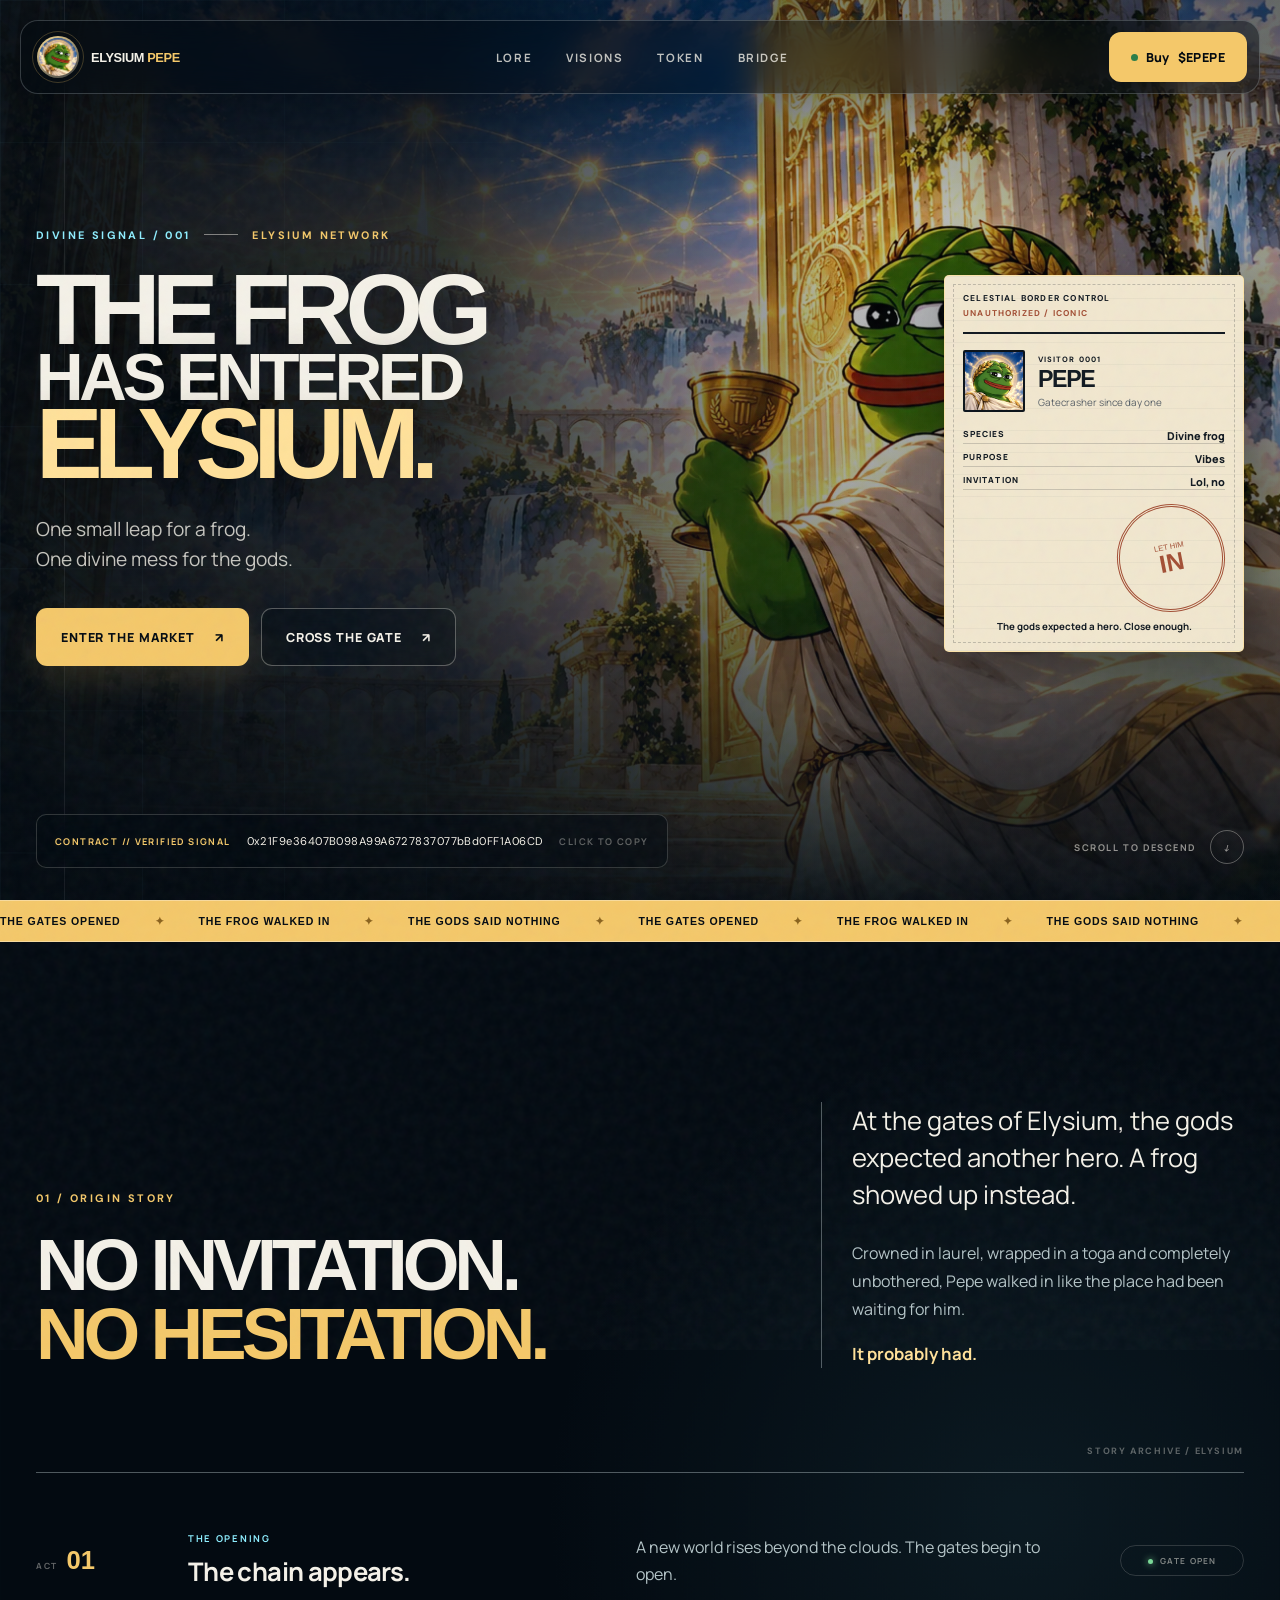
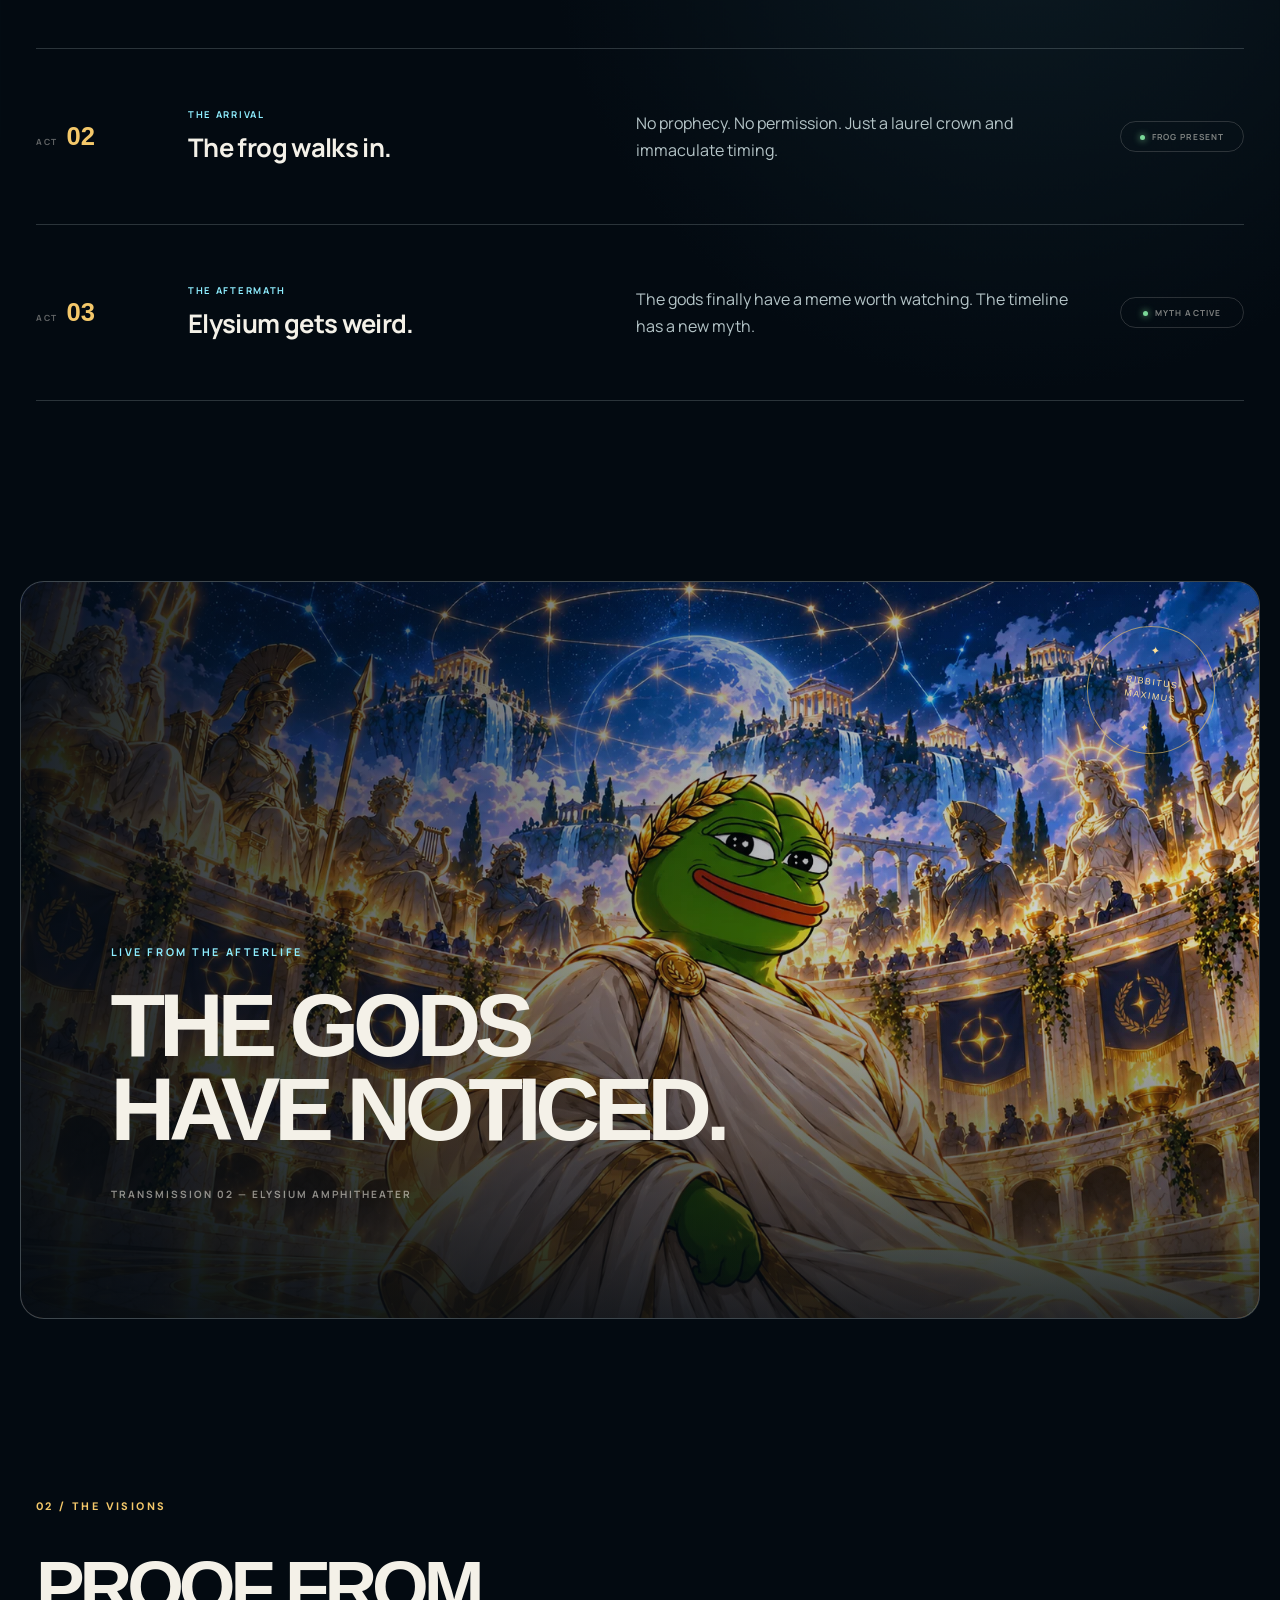
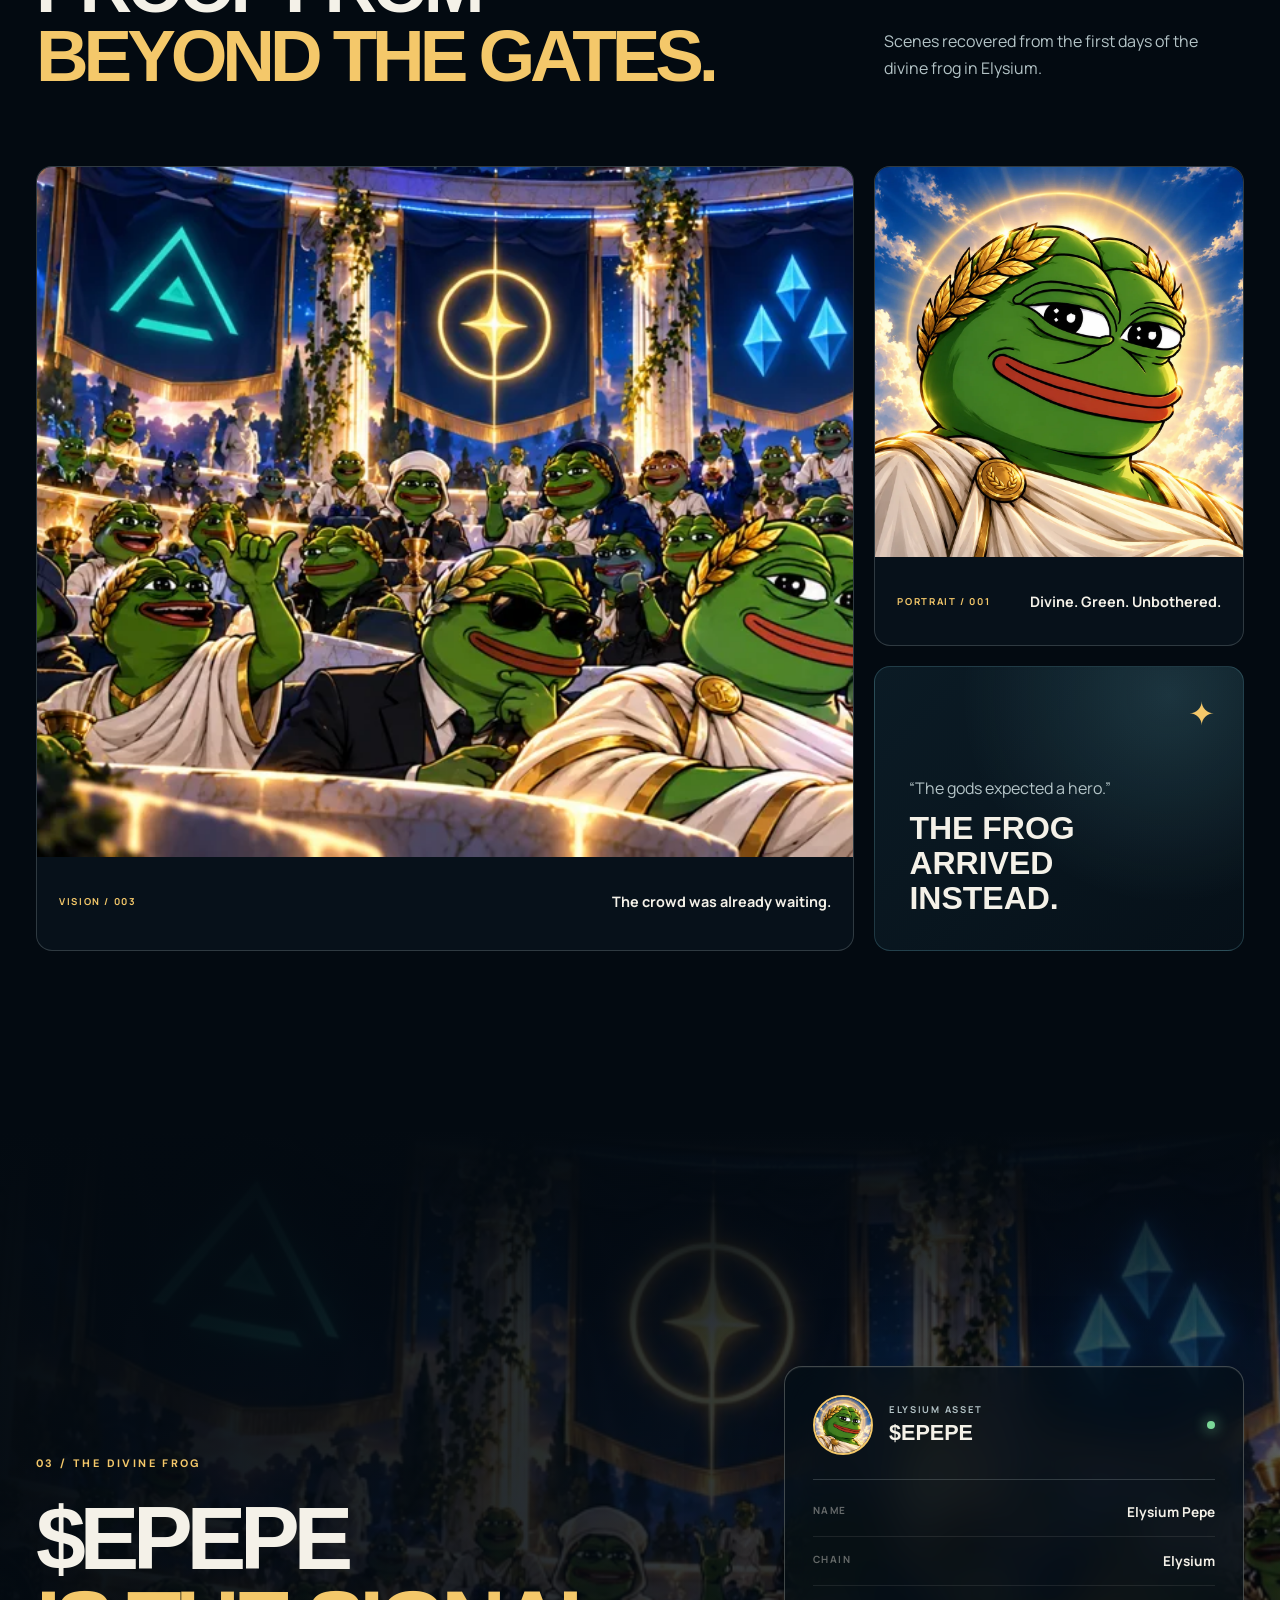
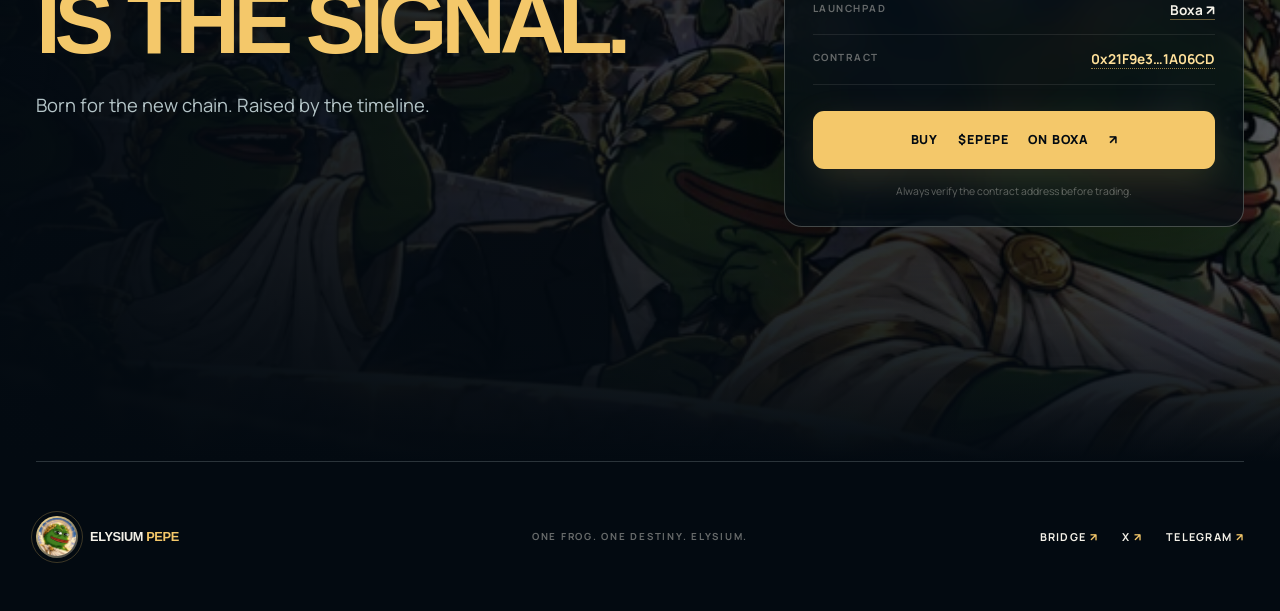
<file: index.html>
<!doctype html>
<html lang="en">
  <head>
    <meta charset="UTF-8" />
    <meta name="viewport" content="width=device-width, initial-scale=1.0" />
    <meta
      name="description"
      content="Elysium Pepe has entered the new chain. Follow the divine frog beyond the gates of Elysium."
    />
    <meta property="og:title" content="Elysium Pepe — The Divine Frog" />
    <meta property="og:description" content="The frog has entered Elysium." />
    <meta property="og:type" content="website" />
    <meta property="og:site_name" content="Elysium Pepe" />
    <meta property="og:url" content="https://elysiumpepe.xyz/" />
    <meta property="og:image" content="https://elysiumpepe.xyz/assets/elysium-pepe-banner.webp" />
    <meta property="og:image:width" content="1500" />
    <meta property="og:image:height" content="500" />
    <meta name="twitter:card" content="summary_large_image" />
    <meta name="twitter:title" content="Elysium Pepe — The Divine Frog" />
    <meta name="twitter:description" content="The frog has entered Elysium." />
    <meta name="twitter:image" content="https://elysiumpepe.xyz/assets/elysium-pepe-banner.webp" />
    <meta name="theme-color" content="#030a11" />
    <title>Elysium Pepe — The frog has entered Elysium</title>
    <link rel="canonical" href="https://elysiumpepe.xyz/" />
    <link rel="icon" href="assets/elysium-pepe-avatar.webp" />
    <link rel="preconnect" href="https://fonts.googleapis.com" />
    <link rel="preconnect" href="https://fonts.gstatic.com" crossorigin />
    <link
      href="https://fonts.googleapis.com/css2?family=DM+Sans:wght@400;500;600;700&family=Manrope:wght@400;500;600;700;800&family=Syncopate:wght@400;700&display=swap"
      rel="stylesheet"
    />
    <link rel="stylesheet" href="styles.css?v=20261029-2" />
    <script src="config.js?v=20261029-1"></script>
    <script src="app.js?v=20261029-1" defer></script>
  </head>
  <body>
    <a class="skip-link" href="#main">Skip to content</a>
    <div class="scroll-progress" aria-hidden="true"><span></span></div>
    <div class="page-grain" aria-hidden="true"></div>
    <div class="pointer-glow" aria-hidden="true"></div>

    <header class="site-header" data-header>
      <a class="brand" href="#top" aria-label="Elysium Pepe, back to top">
        <span class="brand-mark"><img src="assets/elysium-pepe-avatar.webp" alt="" /></span>
        <span class="brand-name">ELYSIUM <b>PEPE</b></span>
      </a>

      <nav aria-label="Main navigation">
        <a href="#lore">Lore</a>
        <a href="#visions">Visions</a>
        <a href="#token">Token</a>
        <a href="/bridge/">Bridge</a>
      </nav>

      <a class="nav-cta buy-link" data-buy-link href="#token">
        <span class="pulse" aria-hidden="true"></span>
        Buy <span data-ticker>$EPEPE</span>
      </a>
    </header>

    <main id="main">
      <section class="hero" id="top" aria-labelledby="hero-title">
        <div class="hero-media" aria-hidden="true">
          <img src="assets/elysium-pepe-first-post.webp" alt="" fetchpriority="high" />
        </div>
        <div class="hero-shade" aria-hidden="true"></div>
        <div class="hero-grid" aria-hidden="true"></div>

        <div class="hero-shell">
          <div class="hero-copy reveal is-visible">
            <p class="kicker"><span>DIVINE SIGNAL / 001</span><i></i> ELYSIUM NETWORK</p>
            <h1 id="hero-title">
              <span>THE FROG</span>
              <span>HAS ENTERED</span>
              <em>ELYSIUM.</em>
            </h1>
            <p class="hero-lead">One small leap for a frog.<br />One divine mess for the gods.</p>
            <div class="hero-actions">
              <a class="button button-gold buy-link" data-buy-link href="#token">
                Enter the market <span aria-hidden="true">↗</span>
              </a>
              <a class="button button-glass" href="/bridge/">Cross the gate <span aria-hidden="true">↗</span></a>
            </div>
          </div>

          <aside class="gate-pass reveal is-visible" aria-label="Elysium Pepe celestial entry pass">
            <div class="pass-topline">
              <span>CELESTIAL BORDER CONTROL</span>
              <b>UNAUTHORIZED / ICONIC</b>
            </div>
            <div class="pass-identity">
              <img src="assets/elysium-pepe-avatar.webp" alt="" />
              <div>
                <small>VISITOR 0001</small>
                <strong>PEPE</strong>
                <span>Gatecrasher since day one</span>
              </div>
            </div>
            <dl>
              <div><dt>SPECIES</dt><dd>Divine frog</dd></div>
              <div><dt>PURPOSE</dt><dd>Vibes</dd></div>
              <div><dt>INVITATION</dt><dd>Lol, no</dd></div>
            </dl>
            <div class="pass-stamp" aria-hidden="true"><span>LET HIM</span><strong>IN</strong></div>
            <p>The gods expected a hero. Close enough.</p>
          </aside>
        </div>

        <div class="hero-contract">
          <span class="contract-caption">CONTRACT // VERIFIED SIGNAL</span>
          <button class="contract-full copy-contract" type="button" data-contract data-full-address>
            0x21F9e36407B098A99A6727837077bBd0FF1A06CD
          </button>
          <span class="copy-hint">CLICK TO COPY</span>
        </div>

        <a class="scroll-cue" href="#lore" aria-label="Scroll to the lore section">
          <span>SCROLL TO DESCEND</span><i aria-hidden="true"></i>
        </a>
      </section>

      <div class="transmission" aria-label="Elysium Pepe phrases">
        <div class="transmission-track">
          <span>THE GATES OPENED</span><i>✦</i><span>THE FROG WALKED IN</span><i>✦</i><span>THE GODS SAID NOTHING</span><i>✦</i>
          <span aria-hidden="true">THE GATES OPENED</span><i aria-hidden="true">✦</i><span aria-hidden="true">THE FROG WALKED IN</span><i aria-hidden="true">✦</i><span aria-hidden="true">THE GODS SAID NOTHING</span><i aria-hidden="true">✦</i>
        </div>
      </div>

      <section class="lore section-shell" id="lore" aria-labelledby="lore-title">
        <div class="section-intro reveal">
          <div>
            <p class="section-index">01 / ORIGIN STORY</p>
            <h2 id="lore-title">No invitation.<br /><em>No hesitation.</em></h2>
          </div>
          <div class="intro-copy">
            <p class="lead">At the gates of Elysium, the gods expected another hero. A frog showed up instead.</p>
            <p>Crowned in laurel, wrapped in a toga and completely unbothered, Pepe walked in like the place had been waiting for him.</p>
            <strong>It probably had.</strong>
          </div>
        </div>

        <div class="lore-log" aria-label="The three acts of the Elysium Pepe story">
          <article class="log-entry reveal">
            <div class="log-index"><span>ACT</span><strong>01</strong></div>
            <div class="log-title">
              <p>THE OPENING</p>
              <h3>The chain appears.</h3>
            </div>
            <p class="log-copy">A new world rises beyond the clouds. The gates begin to open.</p>
            <span class="log-status">GATE OPEN</span>
          </article>
          <article class="log-entry reveal">
            <div class="log-index"><span>ACT</span><strong>02</strong></div>
            <div class="log-title">
              <p>THE ARRIVAL</p>
              <h3>The frog walks in.</h3>
            </div>
            <p class="log-copy">No prophecy. No permission. Just a laurel crown and immaculate timing.</p>
            <span class="log-status">FROG PRESENT</span>
          </article>
          <article class="log-entry reveal">
            <div class="log-index"><span>ACT</span><strong>03</strong></div>
            <div class="log-title">
              <p>THE AFTERMATH</p>
              <h3>Elysium gets weird.</h3>
            </div>
            <p class="log-copy">The gods finally have a meme worth watching. The timeline has a new myth.</p>
            <span class="log-status">MYTH ACTIVE</span>
          </article>
        </div>
      </section>

      <section class="portal reveal" aria-label="Elysium Pepe at the celestial amphitheater">
        <div class="portal-media">
          <img src="assets/elysium-pepe-second-post.webp" alt="Elysium Pepe standing in a celestial amphitheater" loading="lazy" />
        </div>
        <div class="portal-overlay" aria-hidden="true"></div>
        <div class="portal-copy">
          <p>LIVE FROM THE AFTERLIFE</p>
          <h2>The gods<br />have noticed.</h2>
          <span>TRANSMISSION 02 — ELYSIUM AMPHITHEATER</span>
        </div>
        <span class="portal-stamp" aria-hidden="true">RIBBITUS<br />MAXIMUS</span>
      </section>

      <section class="visions section-shell" id="visions" aria-labelledby="visions-title">
        <div class="visions-heading reveal">
          <p class="section-index">02 / THE VISIONS</p>
          <h2 id="visions-title">Proof from<br /><em>beyond the gates.</em></h2>
          <p>Scenes recovered from the first days of the divine frog in Elysium.</p>
        </div>

        <div class="vision-grid">
          <figure class="vision-card vision-card-wide reveal">
            <div class="vision-image">
              <img src="assets/elysium-pepe-banner.webp" alt="A community of Elysium Pepe frogs in a celestial amphitheater" loading="lazy" />
            </div>
            <figcaption><span>VISION / 003</span><strong>The crowd was already waiting.</strong></figcaption>
          </figure>
          <figure class="vision-card reveal">
            <div class="vision-image">
              <img src="assets/elysium-pepe-avatar.webp" alt="Portrait of Elysium Pepe wearing a golden laurel and white toga" loading="lazy" />
            </div>
            <figcaption><span>PORTRAIT / 001</span><strong>Divine. Green. Unbothered.</strong></figcaption>
          </figure>
          <div class="vision-quote reveal">
            <p>“The gods expected a hero.”</p>
            <strong>THE FROG ARRIVED INSTEAD.</strong>
            <span aria-hidden="true">✦</span>
          </div>
        </div>
      </section>

      <section class="token" id="token" aria-labelledby="token-title">
        <div class="token-background" aria-hidden="true">
          <img src="assets/elysium-pepe-banner.webp" alt="" loading="lazy" />
        </div>
        <div class="token-shade" aria-hidden="true"></div>

        <div class="token-shell section-shell">
          <div class="token-copy reveal">
            <p class="section-index">03 / THE DIVINE FROG</p>
            <h2 id="token-title"><span data-ticker>$EPEPE</span><br /><em>is the signal.</em></h2>
            <p>Born for the new chain. Raised by the timeline.</p>
          </div>

          <div class="token-panel reveal">
            <div class="token-panel-head">
              <img src="assets/elysium-pepe-avatar.webp" alt="" />
              <div><span>ELYSIUM ASSET</span><strong data-ticker>$EPEPE</strong></div>
              <i class="live-dot" aria-label="Live"></i>
            </div>
            <dl>
              <div><dt>NAME</dt><dd>Elysium Pepe</dd></div>
              <div><dt>CHAIN</dt><dd data-chain>Elysium</dd></div>
              <div><dt>LAUNCHPAD</dt><dd><a data-launchpad-link href="https://boxa.pro/" target="_blank" rel="noreferrer">Boxa ↗</a></dd></div>
              <div class="panel-contract">
                <dt>CONTRACT</dt>
                <dd><button class="copy-contract" type="button" data-contract>0x21F9e…A06CD</button></dd>
              </div>
            </dl>
            <a class="button button-gold panel-buy buy-link" data-buy-link href="#token">Buy <span data-ticker>$EPEPE</span> on Boxa <span aria-hidden="true">↗</span></a>
            <p class="token-note">Always verify the contract address before trading.</p>
          </div>
        </div>
      </section>
    </main>

    <footer class="site-footer">
      <div class="footer-shell section-shell">
        <a class="brand footer-brand" href="#top">
          <span class="brand-mark"><img src="assets/elysium-pepe-avatar.webp" alt="" /></span>
          <span class="brand-name">ELYSIUM <b>PEPE</b></span>
        </a>
        <p>ONE FROG. ONE DESTINY. ELYSIUM.</p>
        <div class="socials" aria-label="Official social links">
          <a href="/bridge/">BRIDGE <span>↗</span></a>
          <a data-x-link href="https://x.com/ElysiumPepeCoin" target="_blank" rel="noreferrer">X <span>↗</span></a>
          <a data-telegram-link href="https://t.me/ElysiumPepeOfficial" target="_blank" rel="noreferrer">TELEGRAM <span>↗</span></a>
        </div>
      </div>
    </footer>

    <div class="copy-toast" role="status" aria-live="polite" data-copy-toast>Contract copied to clipboard</div>
  </body>
</html>
</file>
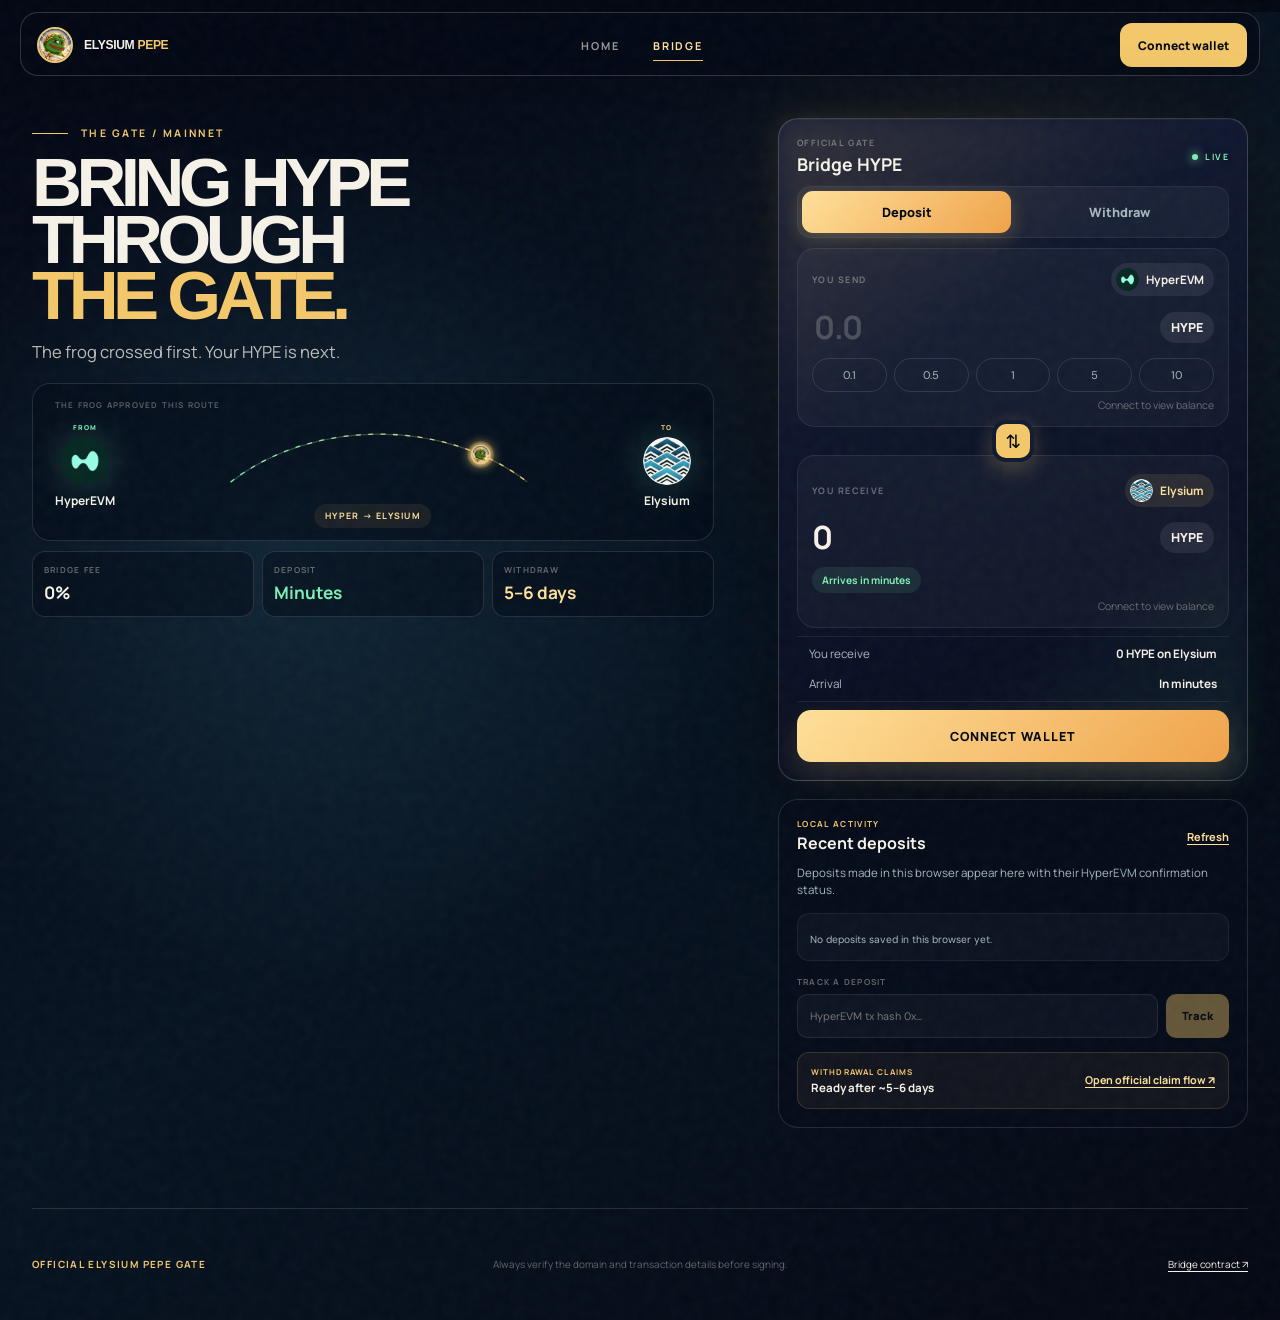
<file: bridge/index.html>
<!doctype html>
<html lang="en">
  <head>
    <meta charset="UTF-8" />
    <meta name="viewport" content="width=device-width, initial-scale=1.0" />
    <meta name="description" content="Bridge HYPE between HyperEVM and Elysium through the official Elysium gateway." />
    <meta property="og:title" content="Elysium Pepe Bridge — Cross the Gate" />
    <meta property="og:description" content="The frog crossed first. Your HYPE is next." />
    <meta property="og:type" content="website" />
    <meta property="og:url" content="https://elysiumpepe.xyz/bridge/" />
    <meta property="og:image" content="https://elysiumpepe.xyz/assets/elysium-pepe-banner.webp" />
    <meta name="twitter:card" content="summary_large_image" />
    <meta name="theme-color" content="#030a11" />
    <title>Elysium Pepe Bridge — Cross the Gate</title>
    <link rel="canonical" href="https://elysiumpepe.xyz/bridge/" />
    <link rel="icon" href="../assets/elysium-pepe-avatar.webp" />
    <link rel="preconnect" href="https://fonts.googleapis.com" />
    <link rel="preconnect" href="https://fonts.gstatic.com" crossorigin />
    <link href="https://fonts.googleapis.com/css2?family=DM+Sans:wght@400;500;600;700&amp;family=Manrope:wght@400;500;600;700;800&amp;family=Syncopate:wght@400;700&amp;display=swap" rel="stylesheet" />
    <link rel="stylesheet" href="bridge.css?v=20261029-4" />
    <script src="bridge.js?v=20261029-4" defer></script>
  </head>
  <body>
    <a class="skip-link" href="#bridge-main">Skip to bridge</a>
    <div class="bridge-grain" aria-hidden="true"></div>
    <div class="orbit-field" aria-hidden="true"><i></i><i></i><i></i></div>

    <header class="bridge-header">
      <a class="bridge-brand" href="/" aria-label="Elysium Pepe home">
        <img src="../assets/elysium-pepe-avatar.webp" alt="" />
        <span>ELYSIUM <b>PEPE</b></span>
      </a>
      <nav aria-label="Primary navigation">
        <a href="/">Home</a>
        <a class="is-active" href="/bridge/" aria-current="page">Bridge</a>
      </nav>
      <button class="wallet-button" type="button" data-connect>Connect wallet</button>
    </header>

    <main id="bridge-main" class="bridge-layout">
      <section class="bridge-story" aria-labelledby="bridge-title">
        <p class="bridge-kicker"><span></span> THE GATE / MAINNET</p>
        <h1 id="bridge-title">BRING HYPE<br />THROUGH<br /><em>THE GATE.</em></h1>
        <p class="bridge-lead">The frog crossed first. Your HYPE is next.</p>

        <div class="route-card" aria-label="Bridge route from HyperEVM to Elysium">
          <div class="route-node">
            <img src="../assets/hyperevm.png" alt="HyperEVM" />
            <strong>HyperEVM</strong>
          </div>
          <div class="route-line" aria-hidden="true">
            <svg viewBox="0 0 480 120" role="presentation">
              <defs>
                <linearGradient id="routeGradient" x1="0" y1="0" x2="1" y2="0">
                  <stop offset="0%" stop-color="#7cf0b3" />
                  <stop offset="100%" stop-color="#f4c86a" />
                </linearGradient>
                <radialGradient id="travelerGlow">
                  <stop offset="0%" stop-color="#fff" />
                  <stop offset="45%" stop-color="#ffe19a" />
                  <stop offset="100%" stop-color="#f4c86a" stop-opacity="0" />
                </radialGradient>
                <clipPath id="frogTravelerClip"><circle r="13" /></clipPath>
              </defs>
              <path class="route-track" d="M12 86 C 138 -12, 342 -12, 468 86" />
              <path class="route-dashes" d="M12 86 C 138 -12, 342 -12, 468 86" />
              <g class="route-traveler">
                <circle r="22" fill="url(#travelerGlow)" />
                <circle r="15" fill="#f4c86a" />
                <image href="../assets/elysium-pepe-avatar.webp" x="-13" y="-13" width="26" height="26" clip-path="url(#frogTravelerClip)" preserveAspectRatio="xMidYMid slice" />
                <animateMotion data-route-motion dur="2.15s" repeatCount="indefinite" path="M12 86 C 138 -12, 342 -12, 468 86" />
              </g>
            </svg>
          </div>
          <div class="route-node route-node-destination">
            <img src="../assets/elysium-chain.png" alt="Elysium" />
            <strong>Elysium</strong>
          </div>
          <span class="route-label" data-route-label>HYPER → ELYSIUM</span>
        </div>

        <div class="bridge-facts">
          <div><span>BRIDGE FEE</span><strong>0%</strong></div>
          <div><span>DEPOSIT</span><strong class="mint">Minutes</strong></div>
          <div><span>WITHDRAW</span><strong class="gold">5–6 days</strong></div>
        </div>
      </section>

      <div class="bridge-rail">
      <section class="bridge-console" aria-label="HYPE bridge">
        <div class="console-topline">
          <div>
            <span>OFFICIAL GATE</span>
            <strong>Bridge HYPE</strong>
          </div>
          <span class="gate-live"><i></i> LIVE</span>
        </div>

        <div class="direction-tabs" role="group" aria-label="Bridge direction">
          <button type="button" class="is-active" data-direction="deposit" aria-pressed="true">Deposit</button>
          <button type="button" data-direction="withdraw" aria-pressed="false">Withdraw</button>
        </div>

        <div class="amount-card source-card">
          <div class="amount-label">
            <label for="bridge-amount">You send</label>
            <span class="chain-chip" data-source-chain><img src="../assets/hyperevm.png" alt="" /> HyperEVM</span>
          </div>
          <div class="amount-row">
            <input id="bridge-amount" type="text" inputmode="decimal" autocomplete="off" placeholder="0.0" aria-describedby="source-balance" />
            <span class="token-chip">HYPE</span>
          </div>
          <div class="quick-row" role="group" aria-label="Quick amounts">
            <button type="button" data-amount="0.1">0.1</button>
            <button type="button" data-amount="0.5">0.5</button>
            <button type="button" data-amount="1">1</button>
            <button type="button" data-amount="5">5</button>
            <button type="button" data-amount="10">10</button>
          </div>
          <span id="source-balance" class="balance" data-source-balance>Connect to view balance</span>
        </div>

        <button class="switch-button" type="button" data-switch aria-label="Switch bridge direction">⇅</button>

        <div class="amount-card receive-card">
          <div class="amount-label">
            <span>You receive</span>
            <span class="chain-chip chain-chip-elysium" data-destination-chain><img src="../assets/elysium-chain.png" alt="" /> Elysium</span>
          </div>
          <div class="amount-row">
            <output data-receive>0.0</output>
            <span class="token-chip">HYPE</span>
          </div>
          <span class="arrival mint" data-arrival>Arrives in minutes</span>
          <span class="balance" data-destination-balance>Connect to view balance</span>
        </div>

        <dl class="route-summary">
          <div><dt>You receive</dt><dd><span data-summary-amount>0</span> HYPE on <span data-summary-chain>Elysium</span></dd></div>
          <div><dt data-timing-label>Arrival</dt><dd data-timing>In minutes</dd></div>
        </dl>

        <div class="transaction-state" role="status" aria-live="polite" data-phase hidden></div>
        <button class="primary-action" type="button" data-primary>Connect wallet</button>
        <p class="withdraw-note" data-withdraw-note hidden>Withdrawals take two steps: start here, then claim on HyperEVM after the waiting period.</p>
      </section>

      <section class="activity-panel" aria-label="Bridge activity">
        <div class="activity-head">
          <div><span>LOCAL ACTIVITY</span><h2>Recent deposits</h2></div>
          <button type="button" data-refresh>Refresh</button>
        </div>
        <p class="activity-copy">Deposits made in this browser appear here with their HyperEVM confirmation status.</p>
        <ul class="deposit-list" data-deposit-list></ul>
        <form class="track-form" data-track-form>
          <label for="track-hash">Track a deposit</label>
          <div><input id="track-hash" type="text" placeholder="HyperEVM tx hash 0x…" autocomplete="off" spellcheck="false" /><button type="submit" data-track disabled>Track</button></div>
          <p role="alert" data-track-error hidden></p>
        </form>
        <div class="claim-card">
          <div><span>WITHDRAWAL CLAIMS</span><strong>Ready after ~5–6 days</strong></div>
          <a href="https://elysiumcat.com/bridge/" target="_blank" rel="noreferrer">Open official claim flow ↗</a>
        </div>
      </section>
      </div>
    </main>

    <footer class="bridge-footer">
      <span>OFFICIAL ELYSIUM PEPE GATE</span>
      <p>Always verify the domain and transaction details before signing.</p>
      <a href="https://hyperevmscan.io/address/0xce59f8B65ad41C9DAE4c07A0571a39824bD92cff" target="_blank" rel="noreferrer">Bridge contract ↗</a>
    </footer>

    <dialog class="wallet-modal" data-wallet-modal aria-labelledby="wallet-title">
      <div class="wallet-card">
        <button class="wallet-close" type="button" data-wallet-close aria-label="Close wallet selection">×</button>
        <p>WALLET ACCESS</p>
        <h2 id="wallet-title">Choose your wallet</h2>
        <div class="wallet-options" data-wallet-options></div>
        <small>Only your public address is requested. You will review every transaction in your wallet.</small>
      </div>
    </dialog>

    <div class="bridge-toast" role="status" aria-live="polite" data-toast></div>
  </body>
</html>
</file>
<file: styles.css>
:root {
  --night: #030a11;
  --night-soft: #07131e;
  --panel: rgba(6, 17, 27, 0.72);
  --line: rgba(225, 241, 242, 0.18);
  --line-strong: rgba(225, 241, 242, 0.34);
  --ivory: #f4f1e8;
  --mist: #b4c4c7;
  --gold: #f4c86a;
  --gold-bright: #ffe19a;
  --cyan: #8eeeff;
  --green: #7bd898;
  --shell: min(1240px, calc(100% - 72px));
  --header-height: 74px;
}

* { box-sizing: border-box; }

html {
  color-scheme: dark;
  scroll-behavior: smooth;
  background: var(--night);
}

body {
  margin: 0;
  color: var(--ivory);
  background:
    radial-gradient(circle at 80% 28%, rgba(67, 130, 144, 0.13), transparent 30rem),
    var(--night);
  font-family: "Manrope", "DM Sans", system-ui, sans-serif;
  overflow-x: hidden;
  -webkit-font-smoothing: antialiased;
}

body::before {
  content: "";
  position: fixed;
  inset: 0;
  z-index: -2;
  pointer-events: none;
  background-image:
    linear-gradient(rgba(255, 255, 255, 0.018) 1px, transparent 1px),
    linear-gradient(90deg, rgba(255, 255, 255, 0.018) 1px, transparent 1px);
  background-size: 80px 80px;
  mask-image: linear-gradient(to bottom, black, transparent 82%);
}

img { display: block; max-width: 100%; }
a { color: inherit; }
button, a { -webkit-tap-highlight-color: transparent; }
button { font: inherit; }

::selection { color: var(--night); background: var(--gold); }

:focus-visible {
  outline: 2px solid var(--cyan);
  outline-offset: 4px;
}

.skip-link {
  position: fixed;
  top: 12px;
  left: 12px;
  z-index: 200;
  padding: 12px 18px;
  color: var(--night);
  background: var(--ivory);
  border-radius: 999px;
  font-weight: 800;
  transform: translateY(-160%);
  transition: transform 0.2s ease;
}

.skip-link:focus { transform: none; }

.page-grain {
  position: fixed;
  inset: -50%;
  z-index: 90;
  pointer-events: none;
  opacity: 0.055;
  background-image: url("data:image/svg+xml,%3Csvg viewBox='0 0 180 180' xmlns='http://www.w3.org/2000/svg'%3E%3Cfilter id='n'%3E%3CfeTurbulence type='fractalNoise' baseFrequency='.9' numOctaves='3' stitchTiles='stitch'/%3E%3C/filter%3E%3Crect width='100%25' height='100%25' filter='url(%23n)' opacity='.8'/%3E%3C/svg%3E");
  animation: grain 0.22s steps(2) infinite;
}

@keyframes grain {
  0% { transform: translate(0, 0); }
  25% { transform: translate(2%, -3%); }
  50% { transform: translate(-4%, 2%); }
  75% { transform: translate(3%, 4%); }
  100% { transform: translate(-2%, -3%); }
}

.pointer-glow {
  position: fixed;
  top: 0;
  left: 0;
  z-index: 2;
  width: 420px;
  height: 420px;
  pointer-events: none;
  opacity: 0;
  border-radius: 50%;
  background: radial-gradient(circle, rgba(142, 238, 255, 0.11), transparent 68%);
  transform: translate3d(calc(var(--cursor-x, -500px) - 50%), calc(var(--cursor-y, -500px) - 50%), 0);
  transition: opacity 0.4s ease;
}

body.has-pointer .pointer-glow { opacity: 1; }

.scroll-progress {
  position: fixed;
  top: 0;
  left: 0;
  right: 0;
  z-index: 120;
  height: 2px;
}

.scroll-progress span {
  display: block;
  width: 100%;
  height: 100%;
  background: linear-gradient(90deg, var(--gold), var(--cyan));
  transform: scaleX(var(--scroll-progress, 0));
  transform-origin: left;
}

.section-shell { width: var(--shell); margin-inline: auto; }

.site-header {
  position: fixed;
  top: 20px;
  left: 50%;
  z-index: 100;
  width: min(1320px, calc(100% - 40px));
  height: var(--header-height);
  padding: 10px 12px 10px 16px;
  display: grid;
  grid-template-columns: 1fr auto 1fr;
  align-items: center;
  gap: 28px;
  background: rgba(3, 10, 17, 0.46);
  border: 1px solid rgba(235, 247, 247, 0.2);
  border-radius: 18px;
  box-shadow: 0 16px 48px rgba(0, 0, 0, 0.22);
  backdrop-filter: blur(18px) saturate(125%);
  transform: translateX(-50%);
  transition: top 0.3s ease, background 0.3s ease, border-color 0.3s ease, box-shadow 0.3s ease;
}

.site-header.is-scrolled {
  top: 10px;
  background: rgba(3, 10, 17, 0.86);
  border-color: rgba(244, 200, 106, 0.26);
  box-shadow: 0 18px 58px rgba(0, 0, 0, 0.42);
}

.brand {
  width: fit-content;
  display: inline-flex;
  align-items: center;
  gap: 12px;
  text-decoration: none;
}

.brand-mark {
  position: relative;
  width: 42px;
  aspect-ratio: 1;
  padding: 2px;
  background: linear-gradient(145deg, var(--gold-bright), rgba(255,255,255,.18));
  border-radius: 50%;
}

.brand-mark::after {
  content: "";
  position: absolute;
  inset: -5px;
  border: 1px solid rgba(244, 200, 106, 0.24);
  border-radius: inherit;
}

.brand-mark img {
  width: 100%;
  height: 100%;
  object-fit: cover;
  border-radius: inherit;
}

.brand-name {
  font-family: "Syncopate", sans-serif;
  font-size: 0.8rem;
  font-weight: 700;
  letter-spacing: -0.03em;
}

.brand-name b { color: var(--gold); }

nav { display: flex; align-items: center; gap: 34px; }

nav a {
  position: relative;
  color: rgba(244, 241, 232, 0.78);
  font-size: 0.72rem;
  font-weight: 700;
  letter-spacing: 0.14em;
  text-decoration: none;
  text-transform: uppercase;
  transition: color 0.2s ease;
}

nav a::after {
  content: "";
  position: absolute;
  right: 0;
  bottom: -7px;
  left: 0;
  height: 1px;
  background: var(--gold);
  transform: scaleX(0);
  transition: transform 0.25s ease;
}

nav a:hover { color: var(--ivory); }
nav a:hover::after { transform: scaleX(1); }

.nav-cta {
  justify-self: end;
  min-height: 50px;
  padding: 0 22px;
  display: inline-flex;
  align-items: center;
  justify-content: center;
  gap: 8px;
  color: var(--night);
  background: var(--gold);
  border-radius: 12px;
  font-size: 0.78rem;
  font-weight: 800;
  letter-spacing: 0.03em;
  text-decoration: none;
  transition: transform 0.2s ease, background 0.2s ease, box-shadow 0.2s ease;
}

.nav-cta:hover {
  background: var(--gold-bright);
  box-shadow: 0 8px 28px rgba(244, 200, 106, 0.2);
  transform: translateY(-2px);
}

.pulse {
  width: 7px;
  aspect-ratio: 1;
  background: #2c7e4a;
  border-radius: 50%;
  box-shadow: 0 0 0 0 rgba(44, 126, 74, 0.6);
  animation: pulse 2s infinite;
}

@keyframes pulse {
  70% { box-shadow: 0 0 0 7px rgba(44, 126, 74, 0); }
  100% { box-shadow: 0 0 0 0 rgba(44, 126, 74, 0); }
}

.hero {
  position: relative;
  min-height: 100svh;
  isolation: isolate;
  display: grid;
  align-items: center;
  overflow: hidden;
}

.hero-media, .hero-shade, .hero-grid {
  position: absolute;
  inset: 0;
}

.hero-media { z-index: -4; overflow: hidden; background: #061521; }

.hero-media img {
  width: 100%;
  height: 100%;
  object-fit: cover;
  object-position: 54% center;
  transform: scale(calc(1.03 + var(--hero-zoom, 0)));
  filter: saturate(0.9) contrast(1.06) brightness(0.92);
  transition: transform 0.08s linear;
}

.hero-shade {
  z-index: -3;
  background:
    linear-gradient(90deg, rgba(3,10,17,.96) 0%, rgba(3,10,17,.84) 34%, rgba(3,10,17,.18) 66%, rgba(3,10,17,.36) 100%),
    linear-gradient(180deg, rgba(3,10,17,.36) 0%, transparent 24%, rgba(3,10,17,.22) 64%, rgba(3,10,17,.95) 100%);
}

.hero-grid {
  z-index: -2;
  opacity: 0.28;
  background-image:
    linear-gradient(rgba(142, 238, 255, 0.12) 1px, transparent 1px),
    linear-gradient(90deg, rgba(142, 238, 255, 0.12) 1px, transparent 1px);
  background-size: 11.1vw 11.1vw;
  mask-image: linear-gradient(90deg, #000, transparent 66%);
}

.hero-grid::before,
.hero-grid::after {
  content: "";
  position: absolute;
  top: 0;
  bottom: 0;
  width: 1px;
  background: rgba(255,255,255,.28);
}

.hero-grid::before { left: 5%; }
.hero-grid::after { left: 61%; }

.hero-shell {
  width: var(--shell);
  margin-inline: auto;
  padding: 144px 0 150px;
  display: grid;
  grid-template-columns: minmax(0, 1fr) 300px;
  align-items: end;
  gap: 56px;
}

.hero-copy { max-width: 930px; }

.kicker,
.section-index,
.step-code {
  margin: 0;
  color: var(--gold);
  font-family: "DM Sans", sans-serif;
  font-size: 0.68rem;
  font-weight: 700;
  letter-spacing: 0.22em;
  text-transform: uppercase;
}

.kicker { display: flex; align-items: center; gap: 14px; margin-bottom: 28px; }
.kicker span { color: var(--cyan); }
.kicker i { width: 34px; height: 1px; background: rgba(244,241,232,.48); }

h1, h2, h3, p { margin-top: 0; }

h1 {
  margin-bottom: 30px;
  display: flex;
  flex-direction: column;
  font-family: "Syncopate", sans-serif;
  font-size: clamp(3.6rem, 7.8vw, 8.35rem);
  line-height: 0.81;
  letter-spacing: -0.085em;
  text-transform: uppercase;
  text-shadow: 0 10px 42px rgba(0,0,0,.44);
}

h1 span:nth-child(2) { font-size: 0.66em; letter-spacing: -0.065em; }
h1 em { color: var(--gold-bright); font-style: normal; }

.hero-lead {
  margin-bottom: 0;
  color: rgba(244, 241, 232, 0.8);
  font-size: clamp(1.05rem, 1.5vw, 1.32rem);
  line-height: 1.55;
}

.hero-actions { display: flex; flex-wrap: wrap; gap: 12px; margin-top: 34px; }

.button {
  min-height: 58px;
  padding: 0 24px;
  display: inline-flex;
  align-items: center;
  justify-content: center;
  gap: 20px;
  border: 1px solid transparent;
  border-radius: 11px;
  font-size: 0.78rem;
  font-weight: 800;
  letter-spacing: 0.07em;
  text-decoration: none;
  text-transform: uppercase;
  transition: transform .22s ease, background .22s ease, border-color .22s ease, box-shadow .22s ease;
}

.button:hover { transform: translateY(-3px); }

.button-gold {
  color: var(--night);
  background: var(--gold);
  box-shadow: 0 12px 36px rgba(244, 200, 106, 0.15);
}

.button-gold:hover { background: var(--gold-bright); box-shadow: 0 16px 42px rgba(244, 200, 106, 0.24); }

.button-glass {
  color: var(--ivory);
  background: rgba(4, 12, 19, 0.35);
  border-color: rgba(244, 241, 232, 0.32);
  backdrop-filter: blur(12px);
}

.button-glass:hover { background: rgba(244, 241, 232, 0.1); border-color: rgba(244, 241, 232, 0.58); }

.gate-pass {
  position: relative;
  margin-bottom: 14px;
  padding: 18px;
  overflow: hidden;
  color: #101820;
  background:
    linear-gradient(rgba(16,24,32,.035) 1px, transparent 1px),
    #f1e7cf;
  background-size: 100% 22px;
  border: 1px solid rgba(255,225,154,.7);
  border-radius: 5px;
  box-shadow: 12px 18px 45px rgba(0,0,0,.38);
  transform: rotate(1.2deg);
}

.gate-pass::before {
  content: "";
  position: absolute;
  inset: 8px;
  pointer-events: none;
  border: 1px dashed rgba(16,24,32,.22);
}

.pass-topline {
  position: relative;
  display: grid;
  gap: 5px;
  padding-bottom: 13px;
  border-bottom: 2px solid #101820;
  font: 700 .53rem/1.2 "DM Sans", sans-serif;
  letter-spacing: .14em;
}

.pass-topline b { color: #a34f35; }

.pass-identity {
  position: relative;
  padding: 16px 0;
  display: grid;
  grid-template-columns: 62px 1fr;
  align-items: center;
  gap: 13px;
}

.pass-identity img {
  width: 62px;
  aspect-ratio: 1;
  object-fit: cover;
  border: 2px solid #101820;
  border-radius: 2px;
  filter: saturate(.85) contrast(1.06);
}

.pass-identity div { display: grid; gap: 2px; }
.pass-identity small { font: 700 .48rem "DM Sans", sans-serif; letter-spacing: .14em; }
.pass-identity strong { font: 700 1.45rem "Syncopate", sans-serif; letter-spacing: -.06em; }
.pass-identity span { color: #596067; font-size: .62rem; }

.gate-pass dl { position: relative; margin: 0; display: grid; gap: 7px; }

.gate-pass dl div {
  display: flex;
  justify-content: space-between;
  gap: 15px;
  border-bottom: 1px solid rgba(16,24,32,.18);
}

.gate-pass dt { font-size: .52rem; font-weight: 800; letter-spacing: .13em; }
.gate-pass dd { margin: 0; font-size: .68rem; font-weight: 800; }

.pass-stamp {
  position: relative;
  width: 108px;
  aspect-ratio: 1;
  margin: 14px 0 8px auto;
  display: grid;
  place-content: center;
  color: #a34f35;
  border: 3px double currentColor;
  border-radius: 50%;
  font-family: "Syncopate", sans-serif;
  text-align: center;
  transform: rotate(-11deg);
  animation: stamp-in .55s .45s both cubic-bezier(.2,.9,.3,1.3);
}

.pass-stamp span { font-size: .48rem; }
.pass-stamp strong { font-size: 1.55rem; line-height: .95; }

.gate-pass > p {
  position: relative;
  margin: 0;
  font-size: .61rem;
  font-weight: 700;
  text-align: center;
}

@keyframes stamp-in {
  from { opacity: 0; transform: scale(1.7) rotate(-18deg); }
  to { opacity: 1; transform: scale(1) rotate(-11deg); }
}

.hero-contract {
  position: absolute;
  bottom: 32px;
  left: max(36px, calc((100% - 1240px) / 2));
  z-index: 4;
  max-width: min(720px, calc(100% - 310px));
  min-height: 54px;
  padding: 0 18px;
  display: flex;
  align-items: center;
  gap: 16px;
  color: rgba(244,241,232,.62);
  background: rgba(3,10,17,.54);
  border: 1px solid rgba(244,241,232,.18);
  border-radius: 10px;
  backdrop-filter: blur(14px);
}

.contract-caption, .copy-hint {
  flex: 0 0 auto;
  font-size: .58rem;
  font-weight: 700;
  letter-spacing: .15em;
  white-space: nowrap;
}

.contract-caption { color: var(--gold); }
.copy-hint { color: rgba(244,241,232,.36); }

.copy-contract {
  padding: 0;
  color: inherit;
  background: none;
  border: 0;
  cursor: pointer;
}

.contract-full {
  min-width: 0;
  overflow: hidden;
  color: var(--ivory);
  font-family: "DM Sans", monospace;
  font-size: .7rem;
  letter-spacing: .04em;
  text-overflow: ellipsis;
  white-space: nowrap;
}

.scroll-cue {
  position: absolute;
  right: max(36px, calc((100% - 1240px) / 2));
  bottom: 36px;
  z-index: 4;
  display: flex;
  align-items: center;
  gap: 14px;
  color: rgba(244,241,232,.58);
  font-size: .58rem;
  font-weight: 700;
  letter-spacing: .17em;
  text-decoration: none;
}

.scroll-cue i {
  position: relative;
  width: 34px;
  aspect-ratio: 1;
  border: 1px solid rgba(244,241,232,.32);
  border-radius: 50%;
}

.scroll-cue i::after {
  content: "↓";
  position: absolute;
  inset: 0;
  display: grid;
  place-items: center;
  animation: descend 1.7s ease-in-out infinite;
}

@keyframes descend { 50% { transform: translateY(3px); } }

.transmission {
  position: relative;
  z-index: 5;
  overflow: hidden;
  color: var(--night);
  background: var(--gold);
  border-block: 1px solid rgba(255,255,255,.35);
}

.transmission-track {
  width: max-content;
  padding: 14px 0;
  display: flex;
  align-items: center;
  gap: 34px;
  font-family: "Syncopate", sans-serif;
  font-size: .66rem;
  font-weight: 700;
  letter-spacing: .08em;
  animation: marquee 28s linear infinite;
}

.transmission-track i { color: #8a621d; font-style: normal; }
@keyframes marquee { to { transform: translateX(-50%); } }

.lore { padding: 160px 0 180px; }

.section-intro {
  display: grid;
  grid-template-columns: minmax(0, 1.12fr) minmax(320px, .72fr);
  gap: 10vw;
  align-items: end;
}

.section-index { margin-bottom: 26px; }

h2 {
  margin-bottom: 0;
  font-family: "Syncopate", sans-serif;
  font-size: clamp(2.6rem, 5.7vw, 6.3rem);
  line-height: .94;
  letter-spacing: -.07em;
  text-transform: uppercase;
}

h2 em { color: var(--gold); font-style: normal; }

.intro-copy {
  padding-left: 30px;
  border-left: 1px solid var(--line-strong);
  color: var(--mist);
  font-size: 1rem;
  line-height: 1.75;
}

.intro-copy .lead { color: var(--ivory); font-size: clamp(1.2rem, 2vw, 1.65rem); line-height: 1.45; }
.intro-copy strong { color: var(--gold-bright); font-size: 1.05rem; }

.lore-log {
  position: relative;
  margin-top: 104px;
  border-top: 1px solid var(--line-strong);
}

.lore-log::before {
  content: "STORY ARCHIVE / ELYSIUM";
  position: absolute;
  top: -28px;
  right: 0;
  color: rgba(244,241,232,.36);
  font-family: "DM Sans", sans-serif;
  font-size: .57rem;
  font-weight: 700;
  letter-spacing: .18em;
}

.log-entry {
  position: relative;
  min-height: 176px;
  display: grid;
  grid-template-columns: 110px minmax(260px, .92fr) minmax(280px, 1fr) auto;
  align-items: center;
  gap: 42px;
  border-bottom: 1px solid var(--line);
  transition: padding .35s ease, background .35s ease;
}

.log-entry::before {
  content: "";
  position: absolute;
  top: -1px;
  bottom: -1px;
  left: 0;
  width: 2px;
  background: var(--gold);
  opacity: 0;
  transform: scaleY(.2);
  transition: opacity .35s ease, transform .35s ease;
}

.log-entry:hover {
  padding-inline: 22px;
  background: linear-gradient(90deg, rgba(244,200,106,.055), transparent 66%);
}

.log-entry:hover::before { opacity: 1; transform: scaleY(1); }

.log-index {
  display: flex;
  align-items: baseline;
  gap: 9px;
  color: var(--gold);
}

.log-index span {
  color: rgba(244,241,232,.4);
  font-size: .53rem;
  font-weight: 700;
  letter-spacing: .18em;
}

.log-index strong {
  font-family: "Syncopate", sans-serif;
  font-size: 1.6rem;
  line-height: 1;
}

.log-title p {
  margin-bottom: 9px;
  color: var(--cyan);
  font-size: .59rem;
  font-weight: 700;
  letter-spacing: .18em;
}

.log-title h3 {
  margin-bottom: 0;
  font-size: clamp(1.35rem, 2vw, 1.85rem);
  letter-spacing: -.025em;
}

.log-copy {
  max-width: 460px;
  margin-bottom: 0;
  color: var(--mist);
  line-height: 1.65;
}

.log-status {
  min-width: 124px;
  padding: 9px 11px;
  color: rgba(244,241,232,.5);
  border: 1px solid rgba(244,241,232,.16);
  border-radius: 999px;
  font-size: .52rem;
  font-weight: 700;
  letter-spacing: .14em;
  text-align: center;
}

.log-status::before {
  content: "";
  display: inline-block;
  width: 5px;
  aspect-ratio: 1;
  margin-right: 7px;
  background: var(--green);
  border-radius: 50%;
  box-shadow: 0 0 7px var(--green);
}

.portal {
  position: relative;
  width: min(1480px, calc(100% - 40px));
  height: min(82vh, 890px);
  min-height: 620px;
  margin-inline: auto;
  overflow: hidden;
  border: 1px solid rgba(244,241,232,.23);
  border-radius: 24px;
  background: var(--night-soft);
}

.portal-media, .portal-overlay { position: absolute; inset: 0; }
.portal-media img { width: 100%; height: 100%; object-fit: cover; object-position: center; transition: transform 1.4s cubic-bezier(.2,.7,.2,1); }
.portal:hover .portal-media img { transform: scale(1.025); }

.portal-overlay {
  background:
    linear-gradient(90deg, rgba(3,10,17,.9), rgba(3,10,17,.26) 60%, rgba(3,10,17,.12)),
    linear-gradient(180deg, rgba(3,10,17,.13), transparent 48%, rgba(3,10,17,.82));
}

.portal-copy {
  position: absolute;
  left: clamp(30px, 7vw, 108px);
  bottom: clamp(48px, 9vw, 118px);
  z-index: 2;
}

.portal-copy > p { margin-bottom: 24px; color: var(--cyan); font-size: .67rem; font-weight: 700; letter-spacing: .24em; }
.portal-copy h2 { margin-bottom: 30px; font-size: clamp(3rem, 7vw, 7rem); }
.portal-copy > span { color: rgba(244,241,232,.55); font-size: .63rem; font-weight: 700; letter-spacing: .2em; }

.portal-stamp {
  position: absolute;
  top: 44px;
  right: 44px;
  z-index: 3;
  width: 128px;
  aspect-ratio: 1;
  display: grid;
  place-items: center;
  color: var(--gold-bright);
  border: 1px solid rgba(244,200,106,.6);
  border-radius: 50%;
  font-family: "Syncopate", sans-serif;
  font-size: .56rem;
  line-height: 1.55;
  letter-spacing: .16em;
  text-align: center;
  transform: rotate(8deg);
}

.portal-stamp::before,
.portal-stamp::after { content: "✦"; position: absolute; font-size: .72rem; }
.portal-stamp::before { top: 15px; }
.portal-stamp::after { bottom: 15px; }

.visions { padding: 180px 0; }

.visions-heading {
  margin-bottom: 76px;
  display: grid;
  grid-template-columns: 1fr auto;
  align-items: end;
  gap: 40px;
}

.visions-heading .section-index { grid-column: 1 / -1; margin-bottom: 0; }
.visions-heading > p:last-child { max-width: 360px; margin-bottom: 8px; color: var(--mist); line-height: 1.7; }

.vision-grid {
  display: grid;
  grid-template-columns: 1.55fr .7fr;
  grid-template-rows: auto auto;
  gap: 20px;
}

.vision-card {
  margin: 0;
  overflow: hidden;
  background: #07111a;
  border: 1px solid var(--line);
  border-radius: 16px;
}

.vision-card-wide { grid-row: 1 / 3; }
.vision-image { overflow: hidden; }
.vision-card-wide .vision-image { height: 690px; }
.vision-card:not(.vision-card-wide) .vision-image { height: 390px; }
.vision-image img { width: 100%; height: 100%; object-fit: cover; transition: transform .9s cubic-bezier(.2,.7,.2,1), filter .9s ease; }
.vision-card:hover .vision-image img { transform: scale(1.035); filter: saturate(1.08); }

.vision-card figcaption {
  min-height: 88px;
  padding: 20px 22px;
  display: flex;
  align-items: center;
  justify-content: space-between;
  gap: 20px;
}

.vision-card figcaption span { color: var(--gold); font-size: .6rem; font-weight: 700; letter-spacing: .17em; }
.vision-card figcaption strong { font-size: .9rem; }

.vision-quote {
  position: relative;
  min-height: 285px;
  padding: 34px;
  overflow: hidden;
  display: flex;
  flex-direction: column;
  justify-content: flex-end;
  background:
    radial-gradient(circle at 80% 10%, rgba(142,238,255,.14), transparent 13rem),
    linear-gradient(135deg, #0b1b25, #061018);
  border: 1px solid rgba(142,238,255,.18);
  border-radius: 16px;
}

.vision-quote p { margin-bottom: 12px; color: var(--mist); font-size: 1rem; }
.vision-quote strong { max-width: 330px; color: var(--ivory); font-family: "Syncopate", sans-serif; font-size: clamp(1.4rem, 2.5vw, 2.15rem); line-height: 1.1; }
.vision-quote > span { position: absolute; top: 24px; right: 28px; color: var(--gold); font-size: 2rem; }

.token {
  position: relative;
  min-height: 930px;
  isolation: isolate;
  display: grid;
  align-items: center;
  overflow: hidden;
}

.token-background, .token-shade { position: absolute; inset: 0; z-index: -2; }
.token-background img { width: 100%; height: 100%; object-fit: cover; filter: saturate(.82) brightness(.72); transform: scale(1.08); }
.token-shade { z-index: -1; background: linear-gradient(90deg, rgba(3,10,17,.98), rgba(3,10,17,.76) 48%, rgba(3,10,17,.48)), linear-gradient(180deg, var(--night), transparent 24%, transparent 72%, var(--night)); }

.token-shell {
  padding: 150px 0;
  display: grid;
  grid-template-columns: minmax(0, 1fr) 460px;
  align-items: center;
  gap: 9vw;
}

.token-copy h2 { font-size: clamp(3.8rem, 7vw, 7.7rem); }
.token-copy h2 span { color: var(--ivory); }
.token-copy > p:last-child { margin-top: 28px; color: var(--mist); font-size: 1.15rem; }

.token-panel {
  padding: 28px;
  background: rgba(5, 14, 22, .72);
  border: 1px solid rgba(244,241,232,.25);
  border-radius: 18px;
  box-shadow: 0 30px 90px rgba(0,0,0,.42), inset 0 1px rgba(255,255,255,.05);
  backdrop-filter: blur(22px) saturate(125%);
}

.token-panel-head {
  padding-bottom: 24px;
  display: grid;
  grid-template-columns: 60px 1fr auto;
  align-items: center;
  gap: 16px;
  border-bottom: 1px solid var(--line);
}

.token-panel-head img { width: 60px; aspect-ratio: 1; object-fit: cover; border: 2px solid var(--gold); border-radius: 50%; }
.token-panel-head div { display: grid; gap: 4px; }
.token-panel-head span { color: var(--mist); font-size: .59rem; font-weight: 700; letter-spacing: .18em; }
.token-panel-head strong { font-family: "Syncopate", sans-serif; font-size: 1.35rem; }
.live-dot { width: 8px; aspect-ratio: 1; background: var(--green); border-radius: 50%; box-shadow: 0 0 14px var(--green); }

.token-panel dl { margin: 0; padding: 8px 0; }
.token-panel dl > div { padding: 15px 0; display: grid; grid-template-columns: 110px 1fr; gap: 20px; border-bottom: 1px solid rgba(244,241,232,.09); }
.token-panel dt { color: rgba(244,241,232,.4); font-size: .62rem; font-weight: 700; letter-spacing: .15em; }
.token-panel dd { margin: 0; color: var(--ivory); font-size: .85rem; font-weight: 700; text-align: right; }
.token-panel dd a { text-decoration-color: rgba(244,200,106,.4); text-underline-offset: 4px; }
.token-panel .copy-contract { color: var(--gold-bright); border-bottom: 1px dotted rgba(244,200,106,.6); }

.panel-buy { width: 100%; margin-top: 18px; }
.token-note { margin: 15px 0 0; color: rgba(244,241,232,.36); font-size: .65rem; text-align: center; }

.site-footer { background: var(--night); }

.footer-shell {
  min-height: 150px;
  padding: 34px 0;
  display: grid;
  grid-template-columns: 1fr auto 1fr;
  align-items: center;
  gap: 30px;
  border-top: 1px solid var(--line);
}

.footer-shell > p { margin: 0; color: rgba(244,241,232,.42); font-size: .61rem; font-weight: 700; letter-spacing: .18em; text-align: center; }
.socials { justify-self: end; display: flex; gap: 24px; }
.socials a { color: var(--ivory); font-size: .68rem; font-weight: 700; letter-spacing: .12em; text-decoration: none; }
.socials a span { color: var(--gold); }

.copy-toast {
  position: fixed;
  left: 50%;
  bottom: 24px;
  z-index: 150;
  padding: 13px 20px;
  color: var(--night);
  background: var(--ivory);
  border-radius: 999px;
  box-shadow: 0 16px 50px rgba(0,0,0,.3);
  font-size: .75rem;
  font-weight: 800;
  opacity: 0;
  pointer-events: none;
  transform: translate(-50%, 20px);
  transition: opacity .25s ease, transform .25s ease;
}

.copy-toast.is-visible { opacity: 1; transform: translate(-50%, 0); }

.reveal {
  opacity: 0;
  transform: translateY(32px);
  transition: opacity .8s ease, transform .8s cubic-bezier(.2,.7,.2,1);
}

.reveal.is-visible { opacity: 1; transform: none; }
.log-entry:nth-child(2), .vision-grid > :nth-child(2) { transition-delay: .1s; }
.log-entry:nth-child(3), .vision-grid > :nth-child(3) { transition-delay: .2s; }

@media (max-width: 1100px) {
  :root { --shell: min(100% - 48px, 1240px); }
  .hero-shell { grid-template-columns: minmax(0, 1fr) 260px; gap: 28px; }
  .gate-pass { padding: 15px; }
  .hero-copy { max-width: 840px; }
  .section-intro { gap: 6vw; }
  .log-entry { grid-template-columns: 82px minmax(230px, .9fr) 1fr; gap: 28px; }
  .log-status { display: none; }
  .vision-card-wide .vision-image { height: 590px; }
  .token-shell { grid-template-columns: 1fr 420px; gap: 6vw; }
}

@media (max-width: 820px) {
  :root { --shell: min(100% - 32px, 1240px); }
  .site-header { width: calc(100% - 24px); top: 12px; grid-template-columns: 1fr auto; }
  .site-header.is-scrolled { top: 7px; }
  .site-header nav { display: none; }
  .brand-name { font-size: .7rem; }
  .hero { min-height: 900px; }
  .hero-shell { grid-template-columns: 1fr; padding-top: 150px; padding-bottom: 205px; }
  .gate-pass { display: none; }
  .hero-media img { object-position: 66% center; }
  .hero-shade { background: linear-gradient(90deg, rgba(3,10,17,.94), rgba(3,10,17,.56) 74%, rgba(3,10,17,.48)), linear-gradient(180deg, rgba(3,10,17,.18), transparent 46%, rgba(3,10,17,.96) 88%); }
  h1 { font-size: clamp(3.15rem, 10.5vw, 6.1rem); }
  .hero-contract { right: 16px; bottom: 80px; left: 16px; max-width: none; }
  .copy-hint { display: none; }
  .scroll-cue { right: 20px; bottom: 30px; }
  .section-intro { grid-template-columns: 1fr; gap: 46px; }
  .intro-copy { max-width: 620px; }
  .lore { padding: 120px 0 130px; }
  .lore-log { margin-top: 78px; }
  .log-entry { min-height: 190px; grid-template-columns: 70px 1fr; gap: 14px 24px; padding-block: 26px; }
  .log-entry:hover { padding-inline: 14px; }
  .log-copy { grid-column: 2; }
  .portal { min-height: 680px; height: 76vh; }
  .portal-media img { object-position: 60% center; }
  .visions { padding: 130px 0; }
  .visions-heading { grid-template-columns: 1fr; gap: 30px; }
  .vision-grid { grid-template-columns: 1fr 1fr; grid-template-rows: auto auto; }
  .vision-card-wide { grid-column: 1 / -1; grid-row: auto; }
  .vision-card-wide .vision-image { height: 56vw; min-height: 360px; }
  .vision-card:not(.vision-card-wide) .vision-image { height: 48vw; }
  .vision-quote { min-height: auto; }
  .token { min-height: auto; }
  .token-shell { grid-template-columns: 1fr; padding: 130px 0; }
  .token-panel { width: min(100%, 520px); }
  .footer-shell { grid-template-columns: 1fr auto; }
  .footer-shell > p { display: none; }
}

@media (max-width: 580px) {
  .site-header { height: 62px; padding: 8px 9px 8px 12px; border-radius: 14px; }
  .brand-mark { width: 36px; }
  .brand-name { display: none; }
  .nav-cta { min-height: 44px; padding: 0 15px; font-size: .7rem; }
  .hero { min-height: 830px; align-items: start; }
  .hero-shell { padding-top: 155px; padding-bottom: 210px; }
  .hero-media img { object-position: 68% center; }
  .hero-shade { background: linear-gradient(90deg, rgba(3,10,17,.96), rgba(3,10,17,.56)), linear-gradient(180deg, rgba(3,10,17,.1), transparent 36%, rgba(3,10,17,.98) 82%); }
  .kicker { font-size: .56rem; letter-spacing: .15em; gap: 9px; }
  .kicker i { width: 18px; }
  h1 { margin-bottom: 24px; font-size: clamp(2.8rem, 14vw, 4.7rem); line-height: .86; }
  h1 span:nth-child(2) { font-size: .61em; }
  .hero-lead { font-size: .96rem; }
  .hero-actions { display: grid; }
  .button { width: 100%; min-height: 54px; padding-inline: 18px; }
  .hero-contract { min-height: 50px; gap: 10px; }
  .contract-caption { display: none; }
  .contract-full { font-size: .62rem; }
  .scroll-cue span { display: none; }
  .transmission-track { gap: 26px; font-size: .58rem; }
  .lore { padding: 100px 0; }
  h2 { font-size: clamp(2.2rem, 11vw, 3.75rem); }
  .intro-copy { padding-left: 20px; }
  .lore-log::before { display: none; }
  .log-entry { min-height: auto; grid-template-columns: 52px 1fr; padding: 25px 0; }
  .log-index { align-self: start; padding-top: 2px; display: grid; gap: 5px; }
  .log-index strong { font-size: 1.28rem; }
  .log-title h3 { font-size: 1.25rem; }
  .log-copy { font-size: .9rem; }
  .portal { width: calc(100% - 20px); min-height: 590px; height: 78vh; border-radius: 16px; }
  .portal-media img { object-position: 63% center; }
  .portal-overlay { background: linear-gradient(180deg, rgba(3,10,17,.08), rgba(3,10,17,.2) 30%, rgba(3,10,17,.94) 82%); }
  .portal-copy { right: 26px; bottom: 48px; left: 26px; }
  .portal-copy h2 { font-size: clamp(2.7rem, 13vw, 4.3rem); }
  .portal-copy > span { display: block; line-height: 1.6; }
  .portal-stamp { top: 22px; right: 22px; width: 100px; font-size: .46rem; }
  .visions { padding: 110px 0; }
  .visions-heading { margin-bottom: 52px; }
  .vision-grid { display: grid; grid-template-columns: 1fr; }
  .vision-card-wide { grid-column: auto; }
  .vision-card-wide .vision-image,
  .vision-card:not(.vision-card-wide) .vision-image { height: auto; aspect-ratio: 4 / 3; }
  .vision-card-wide .vision-image img { object-position: center; }
  .vision-card figcaption { align-items: flex-start; flex-direction: column; gap: 8px; }
  .vision-quote { min-height: 260px; }
  .token-background img { object-position: 58% center; }
  .token-shell { padding: 110px 0; }
  .token-copy h2 { font-size: clamp(3.1rem, 15vw, 5rem); }
  .token-panel { padding: 20px; }
  .token-panel-head { grid-template-columns: 52px 1fr auto; }
  .token-panel-head img { width: 52px; }
  .token-panel-head strong { font-size: 1.05rem; }
  .token-panel dl > div { grid-template-columns: 90px 1fr; gap: 10px; }
  .token-panel dd { font-size: .76rem; }
  .footer-shell { min-height: 170px; grid-template-columns: 1fr; }
  .footer-brand { justify-self: center; }
  .footer-brand .brand-name { display: inline; }
  .socials { justify-self: center; }
}

@media (hover: none) {
  .pointer-glow { display: none; }
}

@media (prefers-reduced-motion: reduce) {
  html { scroll-behavior: auto; }
  *, *::before, *::after { animation-duration: .01ms !important; animation-iteration-count: 1 !important; scroll-behavior: auto !important; }
  .reveal { opacity: 1; transform: none; transition: none; }
  .hero-media img { transform: scale(1.03); }
}
</file>
<file: bridge/bridge.css>
:root {
  --night: #030812;
  --night-2: #071321;
  --panel: rgba(8, 15, 31, 0.82);
  --panel-2: rgba(13, 22, 42, 0.9);
  --ivory: #f6f2e8;
  --muted: #a8b6bd;
  --faint: rgba(246, 242, 232, 0.38);
  --line: rgba(246, 242, 232, 0.13);
  --gold: #f4c86a;
  --gold-soft: #ffe19a;
  --cyan: #8eeeff;
  --mint: #7cf0b3;
  --danger: #ff9d9d;
  --shell: min(1280px, calc(100% - 64px));
}

* { box-sizing: border-box; }

html { color-scheme: dark; background: var(--night); }

body {
  min-height: 100vh;
  margin: 0;
  overflow-x: clip;
  color: var(--ivory);
  background:
    radial-gradient(circle at 23% 42%, rgba(62, 138, 165, .18), transparent 26rem),
    radial-gradient(circle at 78% 20%, rgba(244, 200, 106, .08), transparent 24rem),
    linear-gradient(145deg, #040815, #071321 52%, #040813);
  font-family: "Manrope", "DM Sans", system-ui, sans-serif;
  -webkit-font-smoothing: antialiased;
}

button, input { font: inherit; }
button, a { -webkit-tap-highlight-color: transparent; }
a { color: inherit; }
img { display: block; max-width: 100%; }

::selection { color: var(--night); background: var(--gold); }

:focus-visible {
  outline: 2px solid var(--gold-soft);
  outline-offset: 3px;
}

.skip-link {
  position: fixed;
  top: 10px;
  left: 10px;
  z-index: 200;
  padding: 10px 16px;
  color: var(--night);
  background: var(--ivory);
  border-radius: 999px;
  font-weight: 800;
  transform: translateY(-150%);
}

.skip-link:focus { transform: none; }

.bridge-grain {
  position: fixed;
  inset: -50%;
  z-index: 80;
  pointer-events: none;
  opacity: .045;
  background-image: url("data:image/svg+xml,%3Csvg viewBox='0 0 180 180' xmlns='http://www.w3.org/2000/svg'%3E%3Cfilter id='n'%3E%3CfeTurbulence type='fractalNoise' baseFrequency='.9' numOctaves='3' stitchTiles='stitch'/%3E%3C/filter%3E%3Crect width='100%25' height='100%25' filter='url(%23n)' opacity='.8'/%3E%3C/svg%3E");
}

.orbit-field {
  position: fixed;
  inset: 0;
  z-index: -1;
  overflow: hidden;
  pointer-events: none;
}

.orbit-field::before {
  content: "";
  position: absolute;
  inset: 0;
  opacity: .62;
  background-image:
    radial-gradient(circle, rgba(255,255,255,.65) 0 1px, transparent 1.3px),
    radial-gradient(circle, rgba(142,238,255,.44) 0 1px, transparent 1.4px);
  background-size: 131px 131px, 197px 197px;
  background-position: 12px 19px, 55px 76px;
  mask-image: linear-gradient(to bottom, #000, transparent 82%);
}

.orbit-field i {
  position: absolute;
  left: 50%;
  top: 54%;
  width: 140vw;
  aspect-ratio: 2.4;
  border: 1px solid rgba(142,238,255,.15);
  border-radius: 50%;
  transform: translate(-50%, -50%) rotate(-7deg);
}

.orbit-field i:nth-child(2) { width: 112vw; border-color: rgba(244,200,106,.17); transform: translate(-50%, -50%) rotate(8deg); }
.orbit-field i:nth-child(3) { width: 83vw; border-style: dashed; transform: translate(-50%, -50%) rotate(-15deg); }

.bridge-header {
  width: min(1360px, calc(100% - 40px));
  height: 64px;
  margin: 12px auto 0;
  padding: 10px 12px 10px 16px;
  display: grid;
  grid-template-columns: 1fr auto 1fr;
  align-items: center;
  gap: 26px;
  background: rgba(3, 8, 18, .67);
  border: 1px solid rgba(246,242,232,.18);
  border-radius: 18px;
  box-shadow: 0 18px 60px rgba(0,0,0,.24);
  backdrop-filter: blur(18px) saturate(130%);
}

.bridge-brand {
  width: fit-content;
  display: inline-flex;
  align-items: center;
  gap: 11px;
  text-decoration: none;
}

.bridge-brand img {
  width: 36px;
  aspect-ratio: 1;
  object-fit: cover;
  border: 2px solid var(--gold);
  border-radius: 50%;
}

.bridge-brand span {
  font-family: "Syncopate", sans-serif;
  font-size: .76rem;
  font-weight: 700;
  letter-spacing: -.03em;
}

.bridge-brand b { color: var(--gold); }

.bridge-header nav { display: flex; align-items: center; gap: 34px; }

.bridge-header nav a {
  position: relative;
  color: rgba(246,242,232,.62);
  font-size: .68rem;
  font-weight: 700;
  letter-spacing: .16em;
  text-decoration: none;
  text-transform: uppercase;
}

.bridge-header nav a.is-active { color: var(--gold-soft); }

.bridge-header nav a.is-active::after {
  content: "";
  position: absolute;
  right: 0;
  bottom: -8px;
  left: 0;
  height: 1px;
  background: var(--gold);
}

.wallet-button {
  justify-self: end;
  min-height: 44px;
  padding: 0 18px;
  color: var(--night);
  background: var(--gold);
  border: 0;
  border-radius: 12px;
  font-size: .75rem;
  font-weight: 800;
  cursor: pointer;
  transition: transform .2s ease, background .2s ease;
}

.wallet-button:hover { background: var(--gold-soft); transform: translateY(-2px); }
.wallet-button.is-connected { color: var(--mint); background: rgba(124,240,179,.1); border: 1px solid rgba(124,240,179,.3); }

.bridge-layout {
  width: var(--shell);
  margin: 0 auto;
  padding: 42px 0 80px;
  display: grid;
  grid-template-columns: minmax(0, 1fr) 470px;
  align-items: start;
  gap: 18px 5vw;
}

.bridge-story {
  position: sticky;
  top: 18px;
  align-self: start;
  padding: 8px 0 20px;
}

.bridge-rail { min-width: 0; display: grid; gap: 18px; }

.bridge-kicker {
  margin: 0 0 14px;
  display: flex;
  align-items: center;
  gap: 13px;
  color: var(--gold);
  font-size: .65rem;
  font-weight: 700;
  letter-spacing: .22em;
}

.bridge-kicker span { width: 36px; height: 1px; background: currentColor; }

h1, h2, p { margin-top: 0; }

h1 {
  margin-bottom: 16px;
  font-family: "Syncopate", sans-serif;
  font-size: clamp(3rem, 5.4vw, 6rem);
  line-height: .82;
  letter-spacing: -.08em;
}

h1 em { color: var(--gold); font-style: normal; }

.bridge-lead { margin-bottom: 0; color: rgba(246,242,232,.76); font-size: clamp(.95rem, 1.3vw, 1.12rem); }

.route-card {
  position: relative;
  min-height: 158px;
  margin-top: 20px;
  padding: 22px 22px 17px;
  display: grid;
  grid-template-columns: auto 1fr auto;
  align-items: center;
  gap: 18px;
  background: rgba(4, 12, 25, .62);
  border: 1px solid var(--line);
  border-radius: 18px;
  backdrop-filter: blur(14px);
}

.route-card::before {
  content: "THE FROG APPROVED THIS ROUTE";
  position: absolute;
  top: 15px;
  left: 22px;
  color: rgba(246,242,232,.34);
  font-size: .5rem;
  font-weight: 700;
  letter-spacing: .15em;
}

.route-node { position: relative; padding-top: 16px; display: grid; justify-items: center; gap: 7px; }
.route-node img { width: 48px; aspect-ratio: 1; object-fit: cover; border-radius: 50%; filter: drop-shadow(0 0 18px rgba(124,240,179,.24)); }
.route-node strong { font-size: .75rem; }
.route-node::before {
  content: "FROM";
  position: absolute;
  top: 2px;
  color: var(--mint);
  font-size: .42rem;
  font-weight: 800;
  letter-spacing: .16em;
}
.route-node-destination::before { content: "TO"; color: var(--gold); }
.route-card.is-withdraw .route-node:first-child::before { content: "TO"; color: var(--gold); }
.route-card.is-withdraw .route-node-destination::before { content: "FROM"; color: var(--mint); }
.route-card.is-withdraw .route-node:first-child img { filter: drop-shadow(0 0 18px rgba(244,200,106,.3)); }
.route-card.is-withdraw .route-node-destination img { filter: drop-shadow(0 0 18px rgba(124,240,179,.3)); }

.route-line { position: relative; height: 78px; }
.route-line svg { width: 100%; height: 100%; overflow: visible; }
.route-track { fill: none; stroke: url(#routeGradient); stroke-width: 2; opacity: .28; }
.route-dashes { fill: none; stroke: url(#routeGradient); stroke-width: 2; stroke-dasharray: 6 13; stroke-linecap: round; animation: route-flow .72s linear infinite; }
.route-traveler { filter: drop-shadow(0 0 8px rgba(244,200,106,.82)); }
.route-card.is-withdraw .route-dashes { animation-direction: reverse; }
.route-card.is-withdraw .route-track,
.route-card.is-withdraw .route-dashes { transform: scaleX(-1); transform-origin: center; }

@keyframes route-flow { to { stroke-dashoffset: -38; } }

.route-label {
  position: absolute;
  left: 50%;
  bottom: 12px;
  padding: 6px 11px;
  color: var(--gold-soft);
  background: rgba(244,200,106,.08);
  border-radius: 999px;
  font-size: .55rem;
  font-weight: 700;
  letter-spacing: .14em;
  transform: translateX(-50%);
}

.bridge-facts { margin-top: 10px; display: grid; grid-template-columns: repeat(3, 1fr); gap: 8px; }

.bridge-facts div {
  min-height: 66px;
  padding: 11px;
  display: grid;
  align-content: center;
  gap: 6px;
  background: rgba(4,12,25,.55);
  border: 1px solid var(--line);
  border-radius: 13px;
}

.bridge-facts span { color: var(--faint); font-size: .52rem; font-weight: 700; letter-spacing: .15em; }
.bridge-facts strong { font-size: 1.08rem; }
.mint { color: var(--mint) !important; }
.gold { color: var(--gold-soft) !important; }

.bridge-console {
  position: relative;
  min-width: 0;
  padding: 18px;
  background: linear-gradient(160deg, rgba(19,27,53,.96), rgba(7,12,28,.96));
  border: 1px solid rgba(246,242,232,.19);
  border-radius: 20px;
  box-shadow: 0 28px 90px rgba(0,0,0,.42), inset 0 1px rgba(255,255,255,.04);
  backdrop-filter: blur(20px) saturate(125%);
}

.bridge-console::before {
  content: "";
  position: absolute;
  inset: -1px;
  z-index: -1;
  border-radius: inherit;
  background: linear-gradient(145deg, rgba(244,200,106,.42), transparent 34%, transparent 70%, rgba(124,240,179,.28));
  filter: blur(14px);
  opacity: .35;
}

.console-topline { margin-bottom: 10px; display: flex; align-items: center; justify-content: space-between; gap: 20px; }
.console-topline > div { display: grid; gap: 3px; }
.console-topline span { color: var(--faint); font-size: .54rem; font-weight: 700; letter-spacing: .16em; }
.console-topline strong { font-size: 1.1rem; }
.console-topline .gate-live { display: flex; align-items: center; gap: 7px; color: var(--mint); }
.gate-live i { width: 6px; aspect-ratio: 1; background: currentColor; border-radius: 50%; box-shadow: 0 0 10px currentColor; }

.direction-tabs {
  padding: 4px;
  display: grid;
  grid-template-columns: 1fr 1fr;
  gap: 4px;
  background: rgba(255,255,255,.045);
  border: 1px solid rgba(255,255,255,.06);
  border-radius: 14px;
}

.direction-tabs button {
  min-height: 42px;
  color: var(--muted);
  background: transparent;
  border: 0;
  border-radius: 11px;
  font-size: .8rem;
  font-weight: 800;
  cursor: pointer;
}

.direction-tabs button.is-active { color: var(--night); background: linear-gradient(135deg, var(--gold-soft), #f0a34a); box-shadow: 0 5px 18px rgba(244,200,106,.24); }
.direction-tabs button:disabled { cursor: not-allowed; opacity: .55; }

.amount-card {
  position: relative;
  padding: 14px;
  background: rgba(255,255,255,.035);
  border: 1px solid rgba(255,255,255,.08);
  border-radius: 18px;
  transition: border-color .2s ease;
}

.source-card { margin-top: 10px; }
.source-card:focus-within { border-color: rgba(244,200,106,.55); }

.amount-label { display: flex; align-items: center; justify-content: space-between; gap: 18px; }
.amount-label label, .amount-label > span:first-child { color: var(--faint); font-size: .56rem; font-weight: 700; letter-spacing: .16em; text-transform: uppercase; }

.chain-chip {
  padding: 5px 10px 5px 5px;
  display: inline-flex;
  align-items: center;
  gap: 7px;
  color: var(--ivory);
  background: rgba(255,255,255,.07);
  border-radius: 999px;
  font-size: .73rem;
  font-weight: 700;
}

.chain-chip img { width: 23px; aspect-ratio: 1; object-fit: cover; border-radius: 50%; }
.chain-chip-elysium { color: var(--gold-soft); background: rgba(244,200,106,.1); }

.amount-row { margin: 8px 0; display: flex; align-items: center; gap: 12px; }
.amount-row input, .amount-row output { min-width: 0; flex: 1; color: var(--ivory); background: transparent; border: 0; font-size: 2rem; font-weight: 700; letter-spacing: -.04em; }
.amount-row input:focus { outline: 0; }
.amount-row input::placeholder { color: rgba(246,242,232,.22); }

.token-chip {
  padding: 7px 11px;
  color: var(--ivory);
  background: rgba(255,255,255,.08);
  border-radius: 999px;
  font-size: .78rem;
  font-weight: 800;
}

.quick-row { display: grid; grid-template-columns: repeat(5, 1fr); gap: 7px; }
.quick-row button {
  min-height: 34px;
  color: var(--muted);
  background: transparent;
  border: 1px solid rgba(246,242,232,.12);
  border-radius: 999px;
  font-family: "DM Sans", monospace;
  font-size: .7rem;
  cursor: pointer;
}
.quick-row button:hover, .quick-row button.is-active { color: var(--night); background: var(--gold); border-color: var(--gold); }
.quick-row button:disabled { cursor: not-allowed; opacity: .45; }

.balance { display: block; margin-top: 6px; color: var(--faint); font-size: .65rem; text-align: right; }

.switch-button {
  position: relative;
  z-index: 3;
  width: 42px;
  aspect-ratio: 1;
  margin: -7px auto;
  display: grid;
  place-items: center;
  color: var(--night);
  background: var(--gold);
  border: 4px solid #111a31;
  border-radius: 14px;
  box-shadow: 0 7px 22px rgba(244,200,106,.26);
  font-size: 1.15rem;
  cursor: pointer;
  transition: transform .25s ease;
}

.switch-button:hover { transform: rotate(180deg); }
.switch-button:disabled { cursor: not-allowed; opacity: .5; }

.receive-card { padding-top: 18px; }
.arrival { display: inline-flex; padding: 6px 10px; background: rgba(124,240,179,.09); border-radius: 999px; font-size: .64rem; font-weight: 700; }
.arrival.is-withdraw { color: var(--gold-soft) !important; background: rgba(244,200,106,.09); }

.route-summary { margin: 8px 0; padding: 2px 12px; border-block: 1px solid rgba(246,242,232,.08); }
.route-summary div { padding: 7px 0; display: flex; align-items: center; justify-content: space-between; gap: 22px; }
.route-summary dt { color: var(--muted); font-size: .73rem; }
.route-summary dd { margin: 0; font-size: .73rem; font-weight: 700; text-align: right; }

.transaction-state { margin-bottom: 12px; padding: 12px 14px; color: var(--ivory); background: rgba(142,238,255,.08); border: 1px solid rgba(142,238,255,.15); border-radius: 12px; font-size: .73rem; line-height: 1.5; }
.transaction-state.is-error { color: #ffd0d0; background: rgba(255,120,120,.09); border-color: rgba(255,120,120,.2); }
.transaction-state.is-success { color: var(--mint); background: rgba(124,240,179,.08); border-color: rgba(124,240,179,.2); }
.transaction-state a { text-underline-offset: 3px; }

.primary-action {
  width: 100%;
  min-height: 52px;
  color: var(--night);
  background: linear-gradient(135deg, var(--gold-soft), #f0a34a);
  border: 0;
  border-radius: 14px;
  font-size: .78rem;
  font-weight: 900;
  letter-spacing: .08em;
  text-transform: uppercase;
  cursor: pointer;
  box-shadow: 0 12px 30px rgba(244,200,106,.18);
}

.primary-action:hover { filter: brightness(1.06); }
.primary-action:disabled { cursor: not-allowed; opacity: .5; filter: grayscale(.25); }
.withdraw-note { margin: 12px 6px 0; color: var(--muted); font-size: .68rem; line-height: 1.5; text-align: center; }

.activity-panel {
  min-width: 0;
  padding: 18px;
  background: rgba(6,12,27,.7);
  border: 1px solid var(--line);
  border-radius: 20px;
  backdrop-filter: blur(14px);
}

.activity-head { display: flex; align-items: center; justify-content: space-between; gap: 20px; }
.activity-head > div { display: grid; gap: 3px; }
.activity-head span { color: var(--gold); font-size: .52rem; font-weight: 700; letter-spacing: .16em; }
.activity-head h2 { margin: 0; font-size: 1rem; }
.activity-head button { padding: 0; color: var(--gold-soft); background: none; border: 0; font-size: .69rem; font-weight: 700; text-decoration: underline; text-underline-offset: 3px; cursor: pointer; }
.activity-copy { margin: 10px 0 14px; color: var(--muted); font-size: .72rem; line-height: 1.5; }

.deposit-list { max-height: 290px; margin: 0; padding: 0; display: grid; gap: 8px; overflow-y: auto; list-style: none; }
.deposit-list:empty { display: none; }

.deposit-item { padding: 12px; background: rgba(255,255,255,.03); border: 1px solid rgba(255,255,255,.06); border-radius: 12px; }
.deposit-item > div { display: flex; align-items: center; justify-content: space-between; gap: 14px; }
.deposit-item strong { font-size: .73rem; }
.deposit-item span { color: var(--muted); font-family: "DM Sans", monospace; font-size: .64rem; }
.deposit-item a { color: var(--cyan); font-size: .65rem; text-underline-offset: 3px; }
.deposit-item button { color: var(--muted); background: none; border: 0; cursor: pointer; }
.status-pill { padding: 4px 8px; border-radius: 999px; font-family: "DM Sans", monospace !important; font-size: .56rem !important; }
.status-pill.pending { color: var(--gold-soft); background: rgba(244,200,106,.1); }
.status-pill.confirmed { color: var(--mint); background: rgba(124,240,179,.1); }
.status-pill.failed { color: var(--danger); background: rgba(255,120,120,.1); }

.track-form { margin-top: 15px; }
.track-form label { display: block; margin-bottom: 7px; color: var(--faint); font-size: .52rem; font-weight: 700; letter-spacing: .15em; text-transform: uppercase; }
.track-form > div { display: grid; grid-template-columns: 1fr auto; gap: 8px; }
.track-form input { min-width: 0; height: 44px; padding: 0 12px; color: var(--ivory); background: rgba(255,255,255,.035); border: 1px solid rgba(255,255,255,.09); border-radius: 10px; font-family: "DM Sans", monospace; font-size: .68rem; }
.track-form button { padding: 0 16px; color: var(--night); background: var(--gold); border: 0; border-radius: 10px; font-size: .7rem; font-weight: 800; cursor: pointer; }
.track-form button:disabled { cursor: not-allowed; opacity: .4; }
.track-form > p { margin: 8px 0 0; color: var(--danger); font-size: .68rem; }

.claim-card { margin-top: 14px; padding: 13px; display: flex; align-items: center; justify-content: space-between; gap: 16px; background: rgba(244,200,106,.055); border: 1px solid rgba(244,200,106,.16); border-radius: 12px; }
.claim-card > div { display: grid; gap: 3px; }
.claim-card span { color: var(--gold); font-size: .5rem; font-weight: 700; letter-spacing: .14em; }
.claim-card strong { font-size: .72rem; }
.claim-card a { color: var(--gold-soft); font-size: .67rem; font-weight: 700; text-underline-offset: 3px; }

.bridge-footer {
  width: var(--shell);
  min-height: 112px;
  margin: 0 auto;
  display: grid;
  grid-template-columns: 1fr auto 1fr;
  align-items: center;
  gap: 26px;
  border-top: 1px solid var(--line);
  color: var(--faint);
  font-size: .62rem;
}

.bridge-footer > span { color: var(--gold); font-weight: 700; letter-spacing: .14em; }
.bridge-footer p { margin: 0; text-align: center; }
.bridge-footer a { justify-self: end; color: var(--ivory); text-underline-offset: 3px; }

.bridge-toast {
  position: fixed;
  left: 50%;
  bottom: 22px;
  z-index: 210;
  padding: 12px 18px;
  color: var(--night);
  background: var(--ivory);
  border-radius: 999px;
  box-shadow: 0 16px 50px rgba(0,0,0,.4);
  font-size: .72rem;
  font-weight: 800;
  opacity: 0;
  pointer-events: none;
  transform: translate(-50%, 18px);
  transition: opacity .2s ease, transform .2s ease;
}

.bridge-toast.is-visible { opacity: 1; transform: translate(-50%, 0); }

/* Old cached markup can briefly meet the new stylesheet. Keep it harmless. */
.guide-button,
.guide-modal,
.route-line > .route-frog { display: none !important; }

.wallet-modal {
  width: min(440px, calc(100% - 28px));
  padding: 0;
  color: var(--ivory);
  background: transparent;
  border: 0;
}

.wallet-modal::backdrop { background: rgba(1,5,10,.78); backdrop-filter: blur(8px); }

.wallet-card {
  position: relative;
  padding: 25px;
  background: linear-gradient(160deg, #121c32, #070d1a);
  border: 1px solid rgba(246,242,232,.2);
  border-radius: 20px;
  box-shadow: 0 30px 90px rgba(0,0,0,.58);
}

.wallet-close { position: absolute; top: 14px; right: 14px; width: 36px; aspect-ratio: 1; color: var(--ivory); background: rgba(255,255,255,.06); border: 1px solid rgba(255,255,255,.08); border-radius: 50%; font-size: 1.1rem; cursor: pointer; }
.wallet-card > p { margin-bottom: 7px; color: var(--gold); font-size: .54rem; font-weight: 800; letter-spacing: .17em; }
.wallet-card h2 { margin: 0 42px 20px 0; font-family: "Syncopate", sans-serif; font-size: 1.55rem; letter-spacing: -.05em; }
.wallet-options { display: grid; gap: 8px; }
.wallet-option { min-height: 58px; padding: 8px 13px; display: flex; align-items: center; gap: 12px; color: var(--ivory); background: rgba(255,255,255,.045); border: 1px solid rgba(255,255,255,.09); border-radius: 12px; font-size: .78rem; font-weight: 800; cursor: pointer; text-align: left; }
.wallet-option:hover { border-color: rgba(244,200,106,.5); background: rgba(244,200,106,.07); }
.wallet-option img { width: 36px; aspect-ratio: 1; object-fit: cover; border-radius: 9px; }
.wallet-fallback { width: 36px; aspect-ratio: 1; display: grid; place-items: center; color: var(--night); background: var(--gold); border-radius: 9px; font-size: 1rem; }
.wallet-option span { display: grid; gap: 2px; }
.wallet-option small { color: var(--muted); font-size: .61rem; font-weight: 500; }
.wallet-card > small { display: block; margin-top: 15px; color: var(--muted); font-size: .64rem; line-height: 1.5; }

@media (min-width: 1041px) and (max-height: 760px) {
  .bridge-header { height: 58px; margin-top: 8px; }
  .bridge-brand img { width: 32px; }
  .wallet-button { min-height: 40px; }
  .bridge-layout { padding: 18px 0 50px; gap: 12px 4vw; }
  .bridge-story { padding: 0 0 12px; }
  .bridge-kicker { margin-bottom: 10px; }
  h1 { margin-bottom: 10px; font-size: clamp(2.6rem, 4.6vw, 4.7rem); }
  .bridge-lead { font-size: .92rem; }
  .route-card { min-height: 118px; margin-top: 14px; padding: 15px 18px 12px; }
  .route-card::before { top: 10px; left: 16px; }
  .route-node { padding-top: 12px; gap: 4px; }
  .route-node img { width: 40px; }
  .route-node strong { font-size: .66rem; }
  .route-line { height: 62px; }
  .route-label { bottom: 7px; padding-block: 4px; }
  .bridge-facts { margin-top: 8px; }
  .bridge-facts div { min-height: 52px; padding: 8px; gap: 3px; }
  .bridge-facts strong { font-size: .9rem; }
  .bridge-console { padding: 14px; }
  .console-topline { margin-bottom: 7px; }
  .direction-tabs button { min-height: 38px; }
  .amount-card { padding: 10px 12px; }
  .source-card { margin-top: 7px; }
  .amount-row { margin: 5px 0; }
  .amount-row input, .amount-row output { font-size: 1.7rem; }
  .quick-row button { min-height: 29px; }
  .balance { margin-top: 4px; }
  .switch-button { width: 38px; margin-block: -6px; }
  .receive-card { padding-top: 13px; }
  .arrival { padding: 4px 8px; }
  .route-summary { margin: 6px 0; }
  .route-summary div { padding: 5px 0; }
  .primary-action { min-height: 46px; }
  .withdraw-note { margin-top: 7px; }
  .activity-panel { padding: 14px; }
}

@media (max-width: 1040px) {
  :root { --shell: min(100% - 40px, 920px); }
  .bridge-layout { grid-template-columns: 1fr; gap: 22px; }
  .bridge-story { position: static; }
  .bridge-story h1 { max-width: 900px; }
  .route-card, .bridge-facts { max-width: 720px; }
  .bridge-console, .activity-panel { width: min(100%, 620px); margin-inline: auto; }
}

@media (max-width: 720px) {
  :root { --shell: min(100% - 24px, 620px); }
  .bridge-header { width: calc(100% - 20px); height: 64px; margin-top: 10px; grid-template-columns: 1fr auto; }
  .bridge-header nav { display: none; }
  .bridge-brand img { width: 36px; }
  .bridge-brand span { display: none; }
  .wallet-button { min-height: 44px; padding-inline: 14px; font-size: .68rem; }
  .bridge-layout { padding: 60px 0 80px; }
  h1 { font-size: clamp(3rem, 15vw, 5.2rem); }
  .bridge-lead { font-size: 1rem; }
  .route-card { min-height: 170px; padding-inline: 16px; }
  .route-card::before { left: 16px; }
  .route-node img { width: 48px; }
  .route-node strong { font-size: .65rem; }
  .bridge-facts div { padding: 11px; }
  .bridge-facts strong { font-size: .9rem; }
  .bridge-console { width: 100%; min-width: 0; padding: 16px; border-radius: 18px; }
  .amount-card { padding: 14px; }
  .amount-label { gap: 9px; }
  .chain-chip { padding-right: 8px; font-size: .65rem; }
  .amount-row input, .amount-row output { font-size: 2rem; }
  .quick-row { gap: 5px; }
  .quick-row button { font-size: .62rem; }
  .route-summary div { align-items: flex-start; }
  .activity-panel { padding: 16px; }
  .claim-card { align-items: flex-start; flex-direction: column; }
  .bridge-footer { min-height: 160px; padding: 30px 0; grid-template-columns: 1fr; text-align: center; }
  .bridge-footer a { justify-self: center; }
}

@media (prefers-reduced-motion: reduce) {
  *, *::before, *::after { animation-duration: .01ms !important; animation-iteration-count: 1 !important; scroll-behavior: auto !important; }
}
</file>
